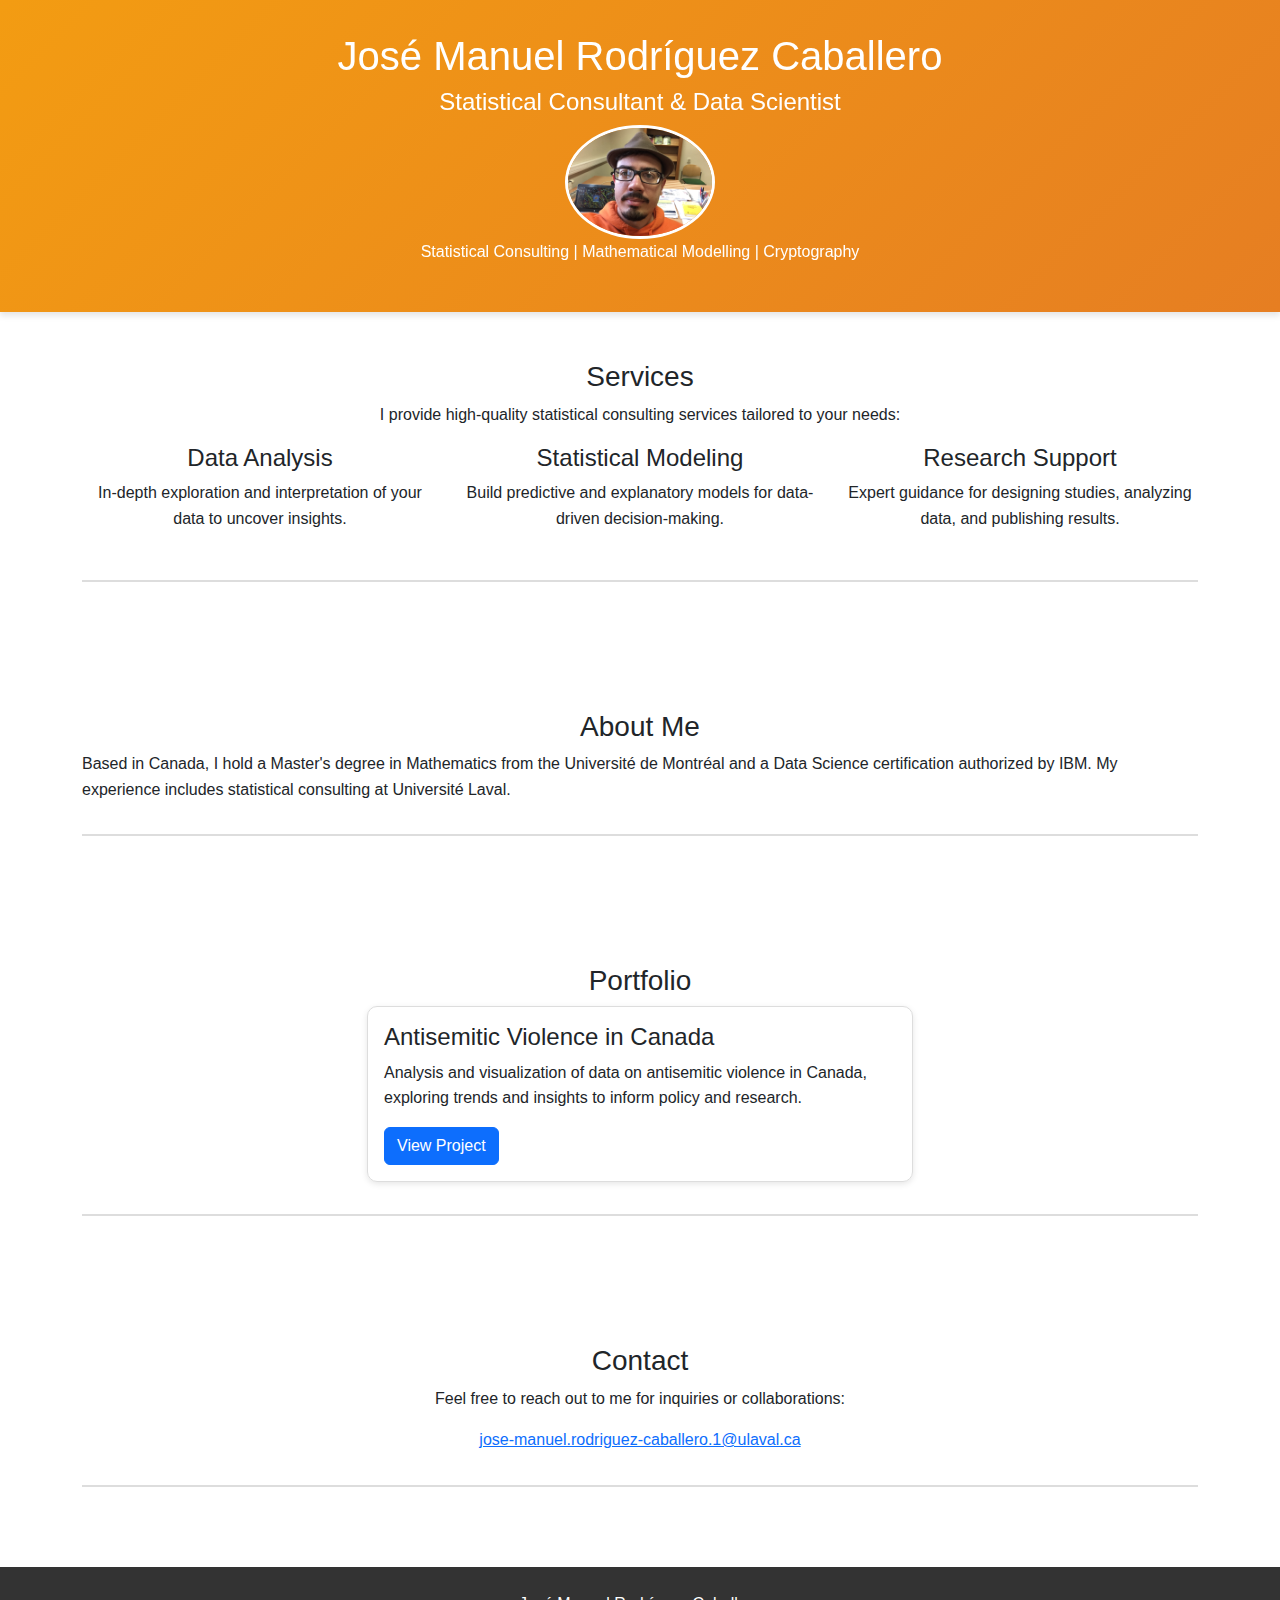
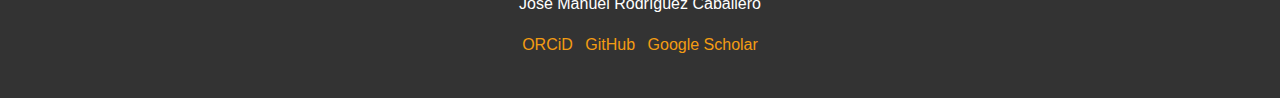
<file: index.html>
<!DOCTYPE html>
<html lang="en">
<head>
  <meta charset="UTF-8">
  <meta name="viewport" content="width=device-width, initial-scale=1.0">
  <title>José Manuel Rodríguez Caballero - Data Scientist Portfolio</title>
  <!-- Link Bootstrap CSS -->
  <link rel="stylesheet" href="https://cdn.jsdelivr.net/npm/bootstrap@5.3.2/dist/css/bootstrap.min.css">
  <!-- Link Custom CSS -->
  <link rel="stylesheet" href="styles.css">
</head>
<body>

  <!-- Header Section -->
  <header>
    <h1>José Manuel Rodríguez Caballero</h1>
    <h2>Statistical Consultant & Data Scientist</h2>
    <div class="hero-img">
      <img src="pictures/jose1.png" alt="Picture of José Manuel Rodríguez Caballero">
    </div>
    <p>Statistical Consulting | Mathematical Modelling | Cryptography</p>
  </header>

  <!-- Services Section -->
  <section class="container">
    <h3 class="text-center">Services</h3>
    <p class="text-center">I provide high-quality statistical consulting services tailored to your needs:</p>
    <div class="row text-center">
      <div class="col-md-4">
        <h4>Data Analysis</h4>
        <p>In-depth exploration and interpretation of your data to uncover insights.</p>
      </div>
      <div class="col-md-4">
        <h4>Statistical Modeling</h4>
        <p>Build predictive and explanatory models for data-driven decision-making.</p>
      </div>
      <div class="col-md-4">
        <h4>Research Support</h4>
        <p>Expert guidance for designing studies, analyzing data, and publishing results.</p>
      </div>
    </div>
    <div class="divider"></div>
  </section>

  <!-- About Section -->
  <section class="container">
    <h3 class="text-center">About Me</h3>
    <p>Based in Canada, I hold a Master's degree in Mathematics from the Université de Montréal and a Data Science certification authorized by IBM. My experience includes statistical consulting at Université Laval.</p>
    <div class="divider"></div>
  </section>

  <!-- Portfolio Section -->
  <section class="container">
    <h3 class="text-center">Portfolio</h3>
    <div class="row justify-content-center">
      <div class="col-md-6">
        <div class="portfolio-card">
          <h4>Antisemitic Violence in Canada</h4>
          <p>Analysis and visualization of data on antisemitic violence in Canada, exploring trends and insights to inform policy and research.</p>
          <a href="antisemitic_violence_canada.html" target="_blank" class="btn btn-primary">View Project</a>
        </div>
      </div>
    </div>
    <div class="divider"></div>
  </section>

  <!-- Contact Section -->
  <section class="container">
    <h3 class="text-center">Contact</h3>
    <p class="text-center">Feel free to reach out to me for inquiries or collaborations:</p>
    <p class="text-center">
      <a href="mailto:jose-manuel.rodriguez-caballero.1@ulaval.ca">jose-manuel.rodriguez-caballero.1@ulaval.ca</a>
    </p>
    <div class="divider"></div>
  </section>

  <!-- Footer Section -->
  <footer>
    <p>José Manuel Rodríguez Caballero</p>
    <ul class="list-inline">
      <li class="list-inline-item"><a href="https://orcid.org/0000-0002-3100-1722" target="_blank">ORCiD</a></li>
      <li class="list-inline-item"><a href="https://github.com/josephcmac" target="_blank">GitHub</a></li>
      <li class="list-inline-item"><a href="https://scholar.google.ca/citations?hl=en&user=D8zDZ7IAAAAJ&view_op=list_works&sortby=pubdate" target="_blank">Google Scholar</a></li>
    </ul>
  </footer>

  <!-- Scroll to Top Button -->
  <button class="scroll-top" id="scrollTopBtn">↑</button>

  <!-- Link Bootstrap JS -->
  <script src="https://cdn.jsdelivr.net/npm/bootstrap@5.3.2/dist/js/bootstrap.bundle.min.js"></script>
  <!-- Link Custom JavaScript -->
  <script src="scripts.js"></script>
</body>
</html>
</file>
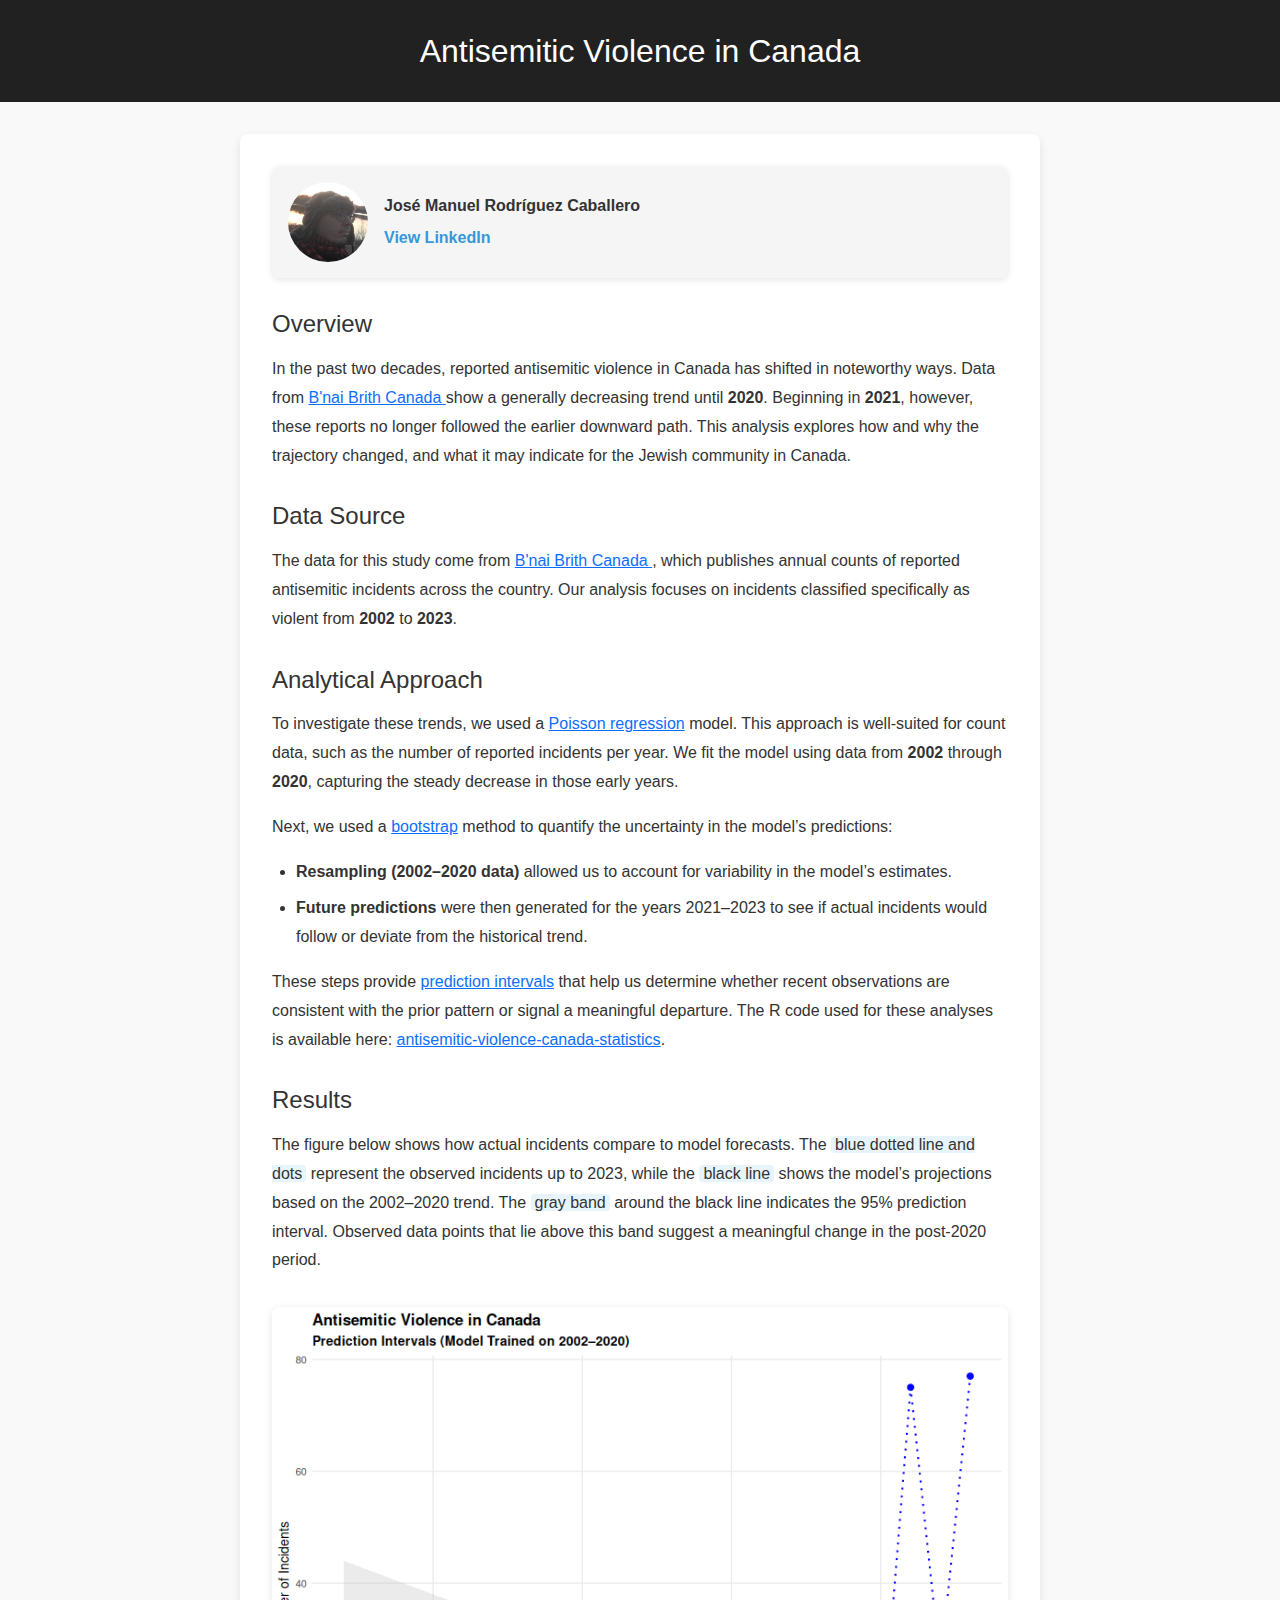
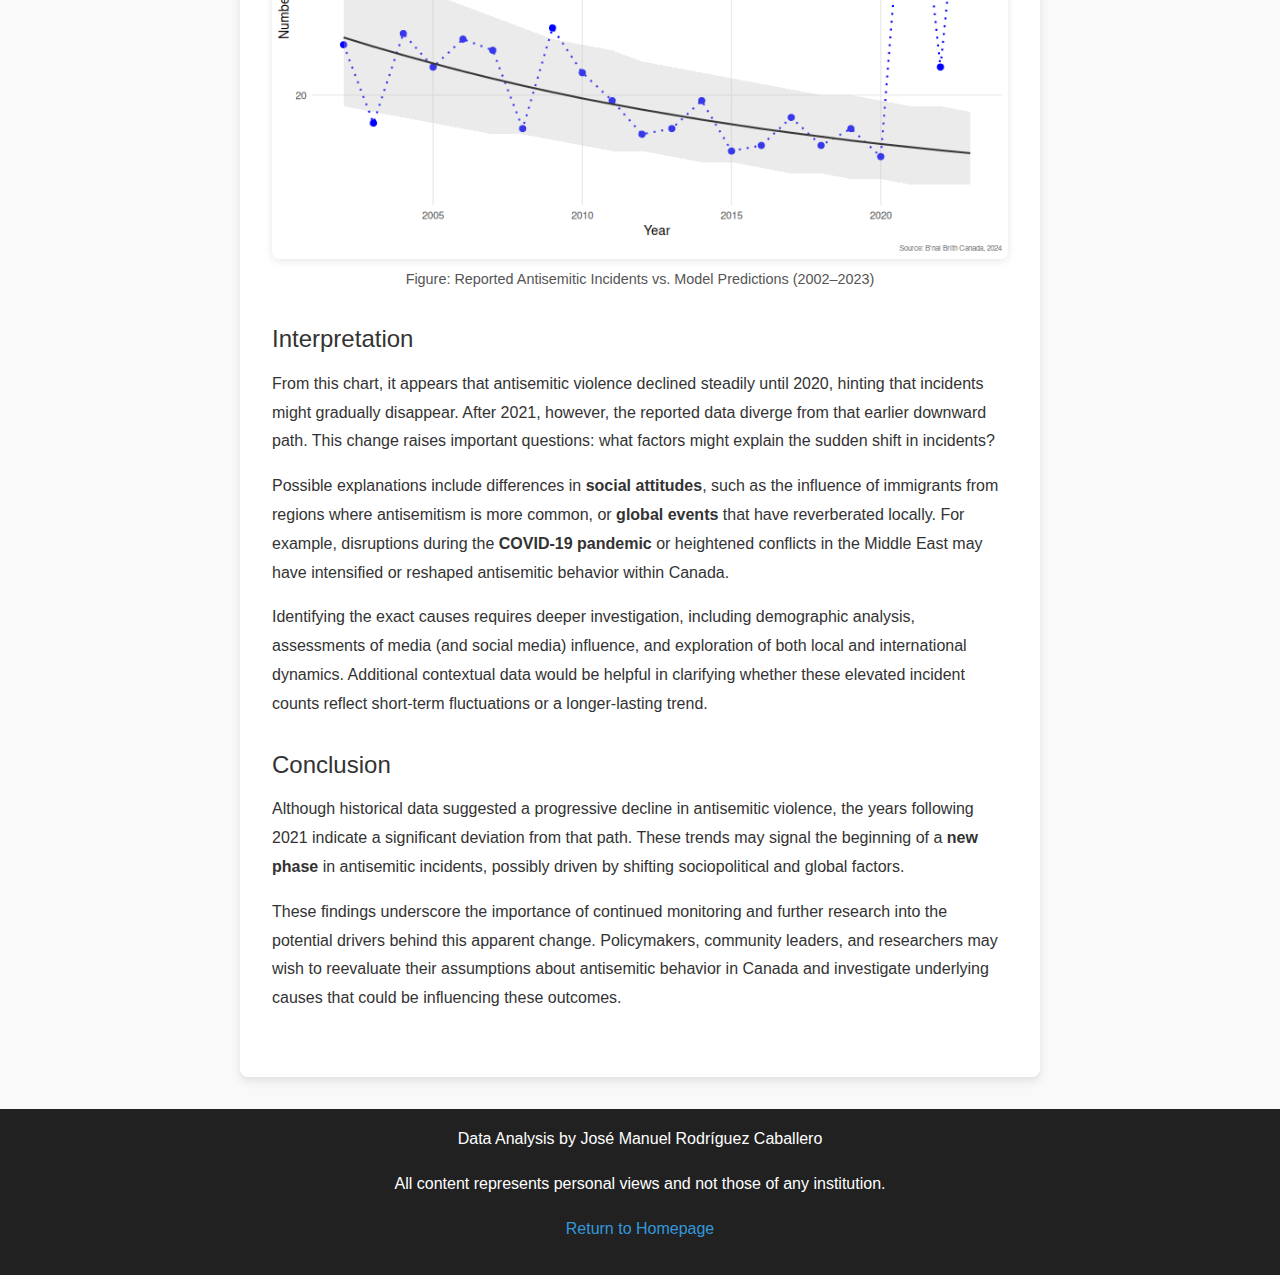
<file: antisemitic_violence_canada.html>
<!DOCTYPE html>
<html lang="en">
<head>
  <meta charset="UTF-8">
  <meta name="viewport" content="width=device-width, initial-scale=1.0">
  <title>Antisemitic Violence in Canada: A Statistical Perspective</title>
  <meta name="description" content="A professional statistical analysis of antisemitic violence trends in Canada by José Manuel Rodríguez Caballero.">
  <link rel="stylesheet" href="https://cdn.jsdelivr.net/npm/bootstrap@5.3.2/dist/css/bootstrap.min.css">
  <style>
    /* General Styling */
    body {
      font-family: 'Helvetica Neue', Arial, sans-serif;
      background-color: #f9f9f9;
      color: #333;
      line-height: 1.8;
    }
    header {
      background-color: #212121;
      padding: 2rem;
      text-align: center;
      color: #fff;
    }
    header h1 {
      font-size: 2rem;
      margin: 0;
    }
    main {
      max-width: 800px;
      margin: 2rem auto;
      background: #fff;
      padding: 2rem;
      border-radius: 8px;
      box-shadow: 0 4px 10px rgba(0, 0, 0, 0.1);
    }
    footer {
      text-align: center;
      background-color: #212121;
      color: #fff;
      padding: 1rem;
      margin-top: 2rem;
    }
    footer a {
      color: #3498db;
      text-decoration: none;
    }
    footer a:hover {
      text-decoration: underline;
    }

    /* Author Card Styling */
    .author-card {
      display: flex;
      align-items: center;
      gap: 1rem;
      background-color: #f5f5f5;
      padding: 1rem;
      border-radius: 8px;
      box-shadow: 0 2px 6px rgba(0, 0, 0, 0.1);
      margin-bottom: 2rem;
    }
    .author-card img {
      width: 80px;
      height: 80px;
      border-radius: 50%;
    }
    .author-card .author-info a {
      color: #3498db;
      text-decoration: none;
      font-weight: bold;
    }
    .author-card .author-info a:hover {
      text-decoration: underline;
    }

    /* Section Styling */
    .section {
      margin-bottom: 2rem;
    }
    .section h2 {
      font-size: 1.5rem;
      margin-bottom: 1rem;
      color: #333;
    }
    .section p {
      margin-bottom: 1rem;
    }
    .highlight {
      background-color: #e8f4fc;
      border-radius: 4px;
      padding: 0 4px;
    }

    /* Image Styling */
    .img-container {
      text-align: center;
      margin: 2rem 0;
    }
    .img-container img {
      max-width: 100%;
      height: auto;
      border-radius: 8px;
      box-shadow: 0 2px 8px rgba(0, 0, 0, 0.1);
    }
    .img-caption {
      font-size: 0.9rem;
      color: #555;
      margin-top: 0.5rem;
    }

    /* Lists */
    ul {
      margin: 1rem 0;
      padding-left: 1.5rem;
    }
    li {
      margin-bottom: 0.5rem;
    }
  </style>
</head>
<body>

  <header>
    <h1>Antisemitic Violence in Canada</h1>
  </header>

  <main>
    <!-- Author Card -->
    <div class="author-card">
      <img 
        src="pictures/jose2.png" 
        alt="Author Profile Image">
      <div class="author-info">
        <p class="mb-1"><strong>José Manuel Rodríguez Caballero</strong></p>
        <a href="https://www.linkedin.com/in/jos%C3%A9-manuel-rodr%C3%ADguez-caballero-001b012a2/" target="_blank">View LinkedIn</a>
      </div>
    </div>

    <!-- Overview Section -->
    <section class="section">
      <h2>Overview</h2>
      <p>
        In the past two decades, reported antisemitic violence in Canada has shifted in noteworthy ways. 
        Data from 
        <a href="https://www.bnaibrith.ca/antisemitic-incidents/" target="_blank">
          B'nai Brith Canada
        </a>
        show a generally decreasing trend until <strong>2020</strong>. 
        Beginning in <strong>2021</strong>, however, these reports no longer followed the earlier downward path. 
        This analysis explores how and why the trajectory changed, and what it may indicate for the Jewish community in Canada.
      </p>
    </section>

    <!-- Data Source Section -->
    <section class="section">
      <h2>Data Source</h2>
      <p>
        The data for this study come from 
        <a href="https://www.bnaibrith.ca/antisemitic-incidents/" target="_blank">
          B'nai Brith Canada
        </a>, 
        which publishes annual counts of reported antisemitic incidents across the country. 
        Our analysis focuses on incidents classified specifically as violent from <strong>2002</strong> to <strong>2023</strong>.
      </p>
    </section>

    <!-- Analytical Approach Section -->
    <section class="section">
      <h2>Analytical Approach</h2>
      <p>
        To investigate these trends, we used a
        <a href="https://en.wikipedia.org/wiki/Poisson_regression" target="_blank">Poisson regression</a> model. 
        This approach is well-suited for count data, such as the number of reported incidents per year. 
        We fit the model using data from <strong>2002</strong> through <strong>2020</strong>, capturing the steady decrease in those early years.
      </p>
      <p>
        Next, we used a 
        <a href="https://en.wikipedia.org/wiki/Bootstrap_(statistics)" target="_blank">bootstrap</a> method to 
        quantify the uncertainty in the model’s predictions:
      </p>
      <ul>
        <li><strong>Resampling (2002–2020 data)</strong> allowed us to account for variability in the model’s estimates.</li>
        <li><strong>Future predictions</strong> were then generated for the years 2021–2023 to see if actual incidents would follow or deviate from the historical trend.</li>
      </ul>
      <p>
        These steps provide
        <a href="https://en.wikipedia.org/wiki/Prediction_interval" target="_blank">prediction intervals</a> 
        that help us determine whether recent observations are consistent with the prior pattern or signal a meaningful departure. 
        The R code used for these analyses is available here:
        <a href="https://github.com/josephcmac/antisemitic-violence-canada-statistics" target="_blank">antisemitic-violence-canada-statistics</a>.
      </p>
    </section>

    <!-- Results Section -->
    <section class="section">
      <h2>Results</h2>
      <p>
        The figure below shows how actual incidents compare to model forecasts. The 
        <span class="highlight">blue dotted line and dots</span> represent the observed incidents up to 2023, 
        while the <span class="highlight">black line</span> shows the model’s projections based on the 2002–2020 trend. 
        The <span class="highlight">gray band</span> around the black line indicates the 95% prediction interval. 
        Observed data points that lie above this band suggest a meaningful change in the post-2020 period.
      </p>
      <div class="img-container">
        <img 
          src="pictures/antisemitic_violence_canada.png" 
          alt="Antisemitic Violence in Canada: Observed vs. Predicted Trends">
        <div class="img-caption">
          Figure: Reported Antisemitic Incidents vs. Model Predictions (2002–2023)
        </div>
      </div>
    </section>

    <!-- Interpretation Section -->
    <section class="section">
      <h2>Interpretation</h2>
      <p>
        From this chart, it appears that antisemitic violence declined steadily until 2020, 
        hinting that incidents might gradually disappear. After 2021, however, the reported data 
        diverge from that earlier downward path. This change raises important questions: 
        what factors might explain the sudden shift in incidents?
      </p>
      <p>
        Possible explanations include differences in <strong>social attitudes</strong>, 
        such as the influence of immigrants from regions where antisemitism is more common, 
        or <strong>global events</strong> that have reverberated locally. 
        For example, disruptions during the <strong>COVID-19 pandemic</strong> or heightened conflicts in the Middle East 
        may have intensified or reshaped antisemitic behavior within Canada.
      </p>
      <p>
        Identifying the exact causes requires deeper investigation, including demographic analysis, 
        assessments of media (and social media) influence, and exploration of both local and international dynamics. 
        Additional contextual data would be helpful in clarifying whether these elevated incident counts reflect 
        short-term fluctuations or a longer-lasting trend.
      </p>
    </section>

    <!-- Conclusion Section -->
    <section class="section">
      <h2>Conclusion</h2>
      <p>
        Although historical data suggested a progressive decline in antisemitic violence, 
        the years following 2021 indicate a significant deviation from that path. 
        These trends may signal the beginning of a <strong>new phase</strong> in antisemitic incidents, 
        possibly driven by shifting sociopolitical and global factors.
      </p>
      <p>
        These findings underscore the importance of continued monitoring and further research 
        into the potential drivers behind this apparent change. 
        Policymakers, community leaders, and researchers may wish to reevaluate their assumptions about 
        antisemitic behavior in Canada and investigate underlying causes that could be influencing these outcomes.
      </p>
    </section>
  </main>

  <footer>
    <p>Data Analysis by José Manuel Rodríguez Caballero</p>
    <p>All content represents personal views and not those of any institution.</p>
    <p><a href="index.html">Return to Homepage</a></p>
  </footer>

  <script src="https://cdn.jsdelivr.net/npm/bootstrap@5.3.2/dist/js/bootstrap.bundle.min.js"></script>
</body>
</html>
</file>
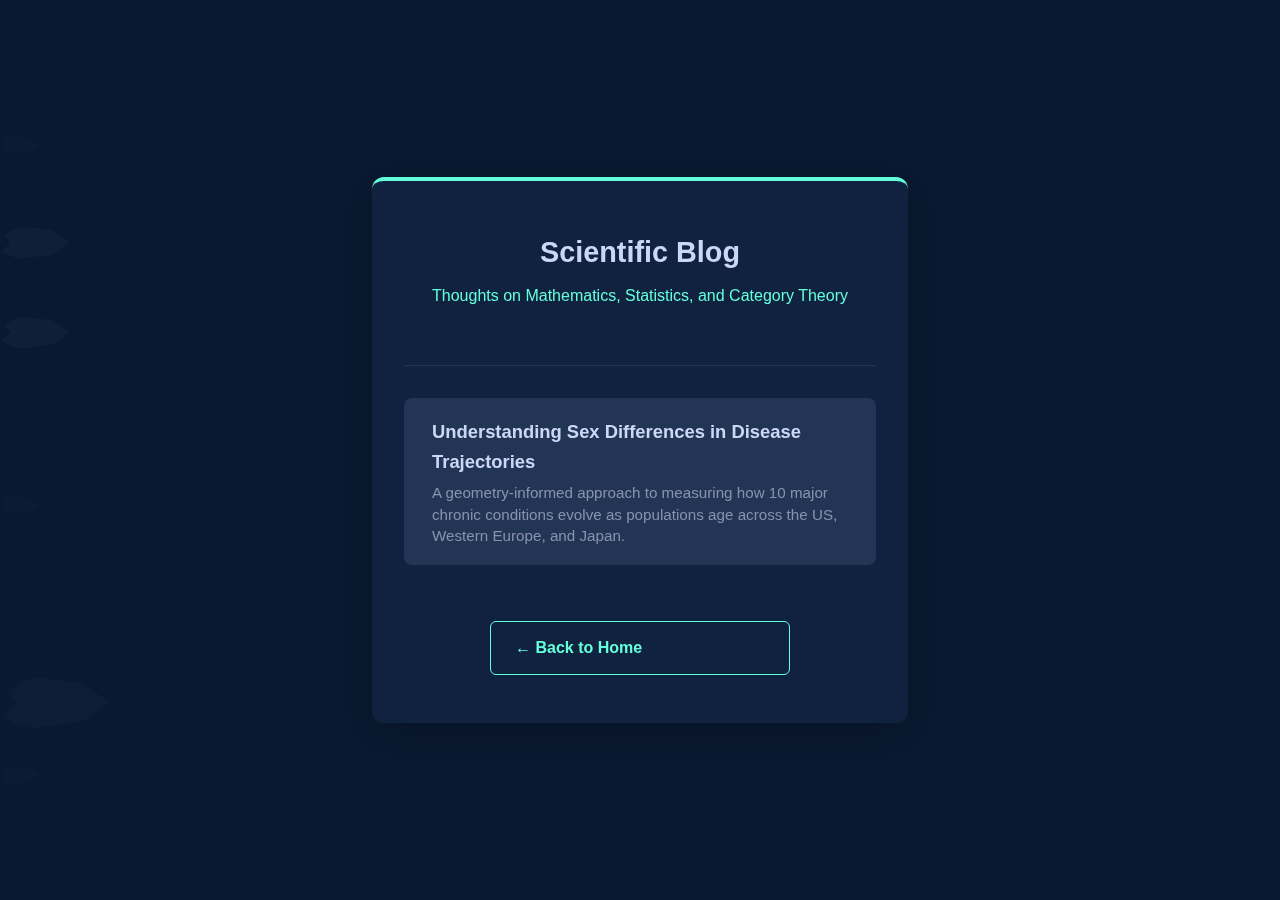
<file: blog.html>
<!DOCTYPE html>
<html lang="en">
<head>
    <meta charset="UTF-8">
    <meta name="viewport" content="width=device-width, initial-scale=1.0">
    <meta name="description" content="Scientific Blog of José Manuel Rodriguez Caballero - Mathematics, Statistics, and Category Theory.">
    <title>Scientific Blog | José Manuel Rodriguez Caballero</title>
    <link rel="stylesheet" href="style.css">
</head>
<body>
    
    <div class="ocean-background">
        <div class="fish small fast"></div>
        <div class="fish medium slow delay-1"></div>
        <div class="fish small medium-speed delay-2 reverse"></div>
        <div class="fish large slow delay-3"></div>
        <div class="fish medium fast delay-4 reverse"></div>
        <div class="fish small slow delay-5"></div>
    </div>

    <main class="ocean-container content-front">
        <article class="profile-card blog-card">
            
            <header class="blog-header">
                <h1>Scientific Blog</h1>
                <h2 class="credentials">Thoughts on Mathematics, Statistics, and Category Theory</h2>
            </header>

            <section class="blog-list">
                
                <a href="fisher-rao-disease-prevalence.html" class="blog-post-link">
                    <h3>Understanding Sex Differences in Disease Trajectories</h3>
                <p>A geometry-informed approach to measuring how 10 major chronic conditions evolve as populations age across the US, Western Europe, and Japan.</p>
                </a>
                
            </section>

            <section class="links-section">
                <a href="index.html" class="btn btn-navy back-btn">
                   ← Back to Home
                </a>
            </section>

        </article>
    </main>
</body>
</html>
</file>
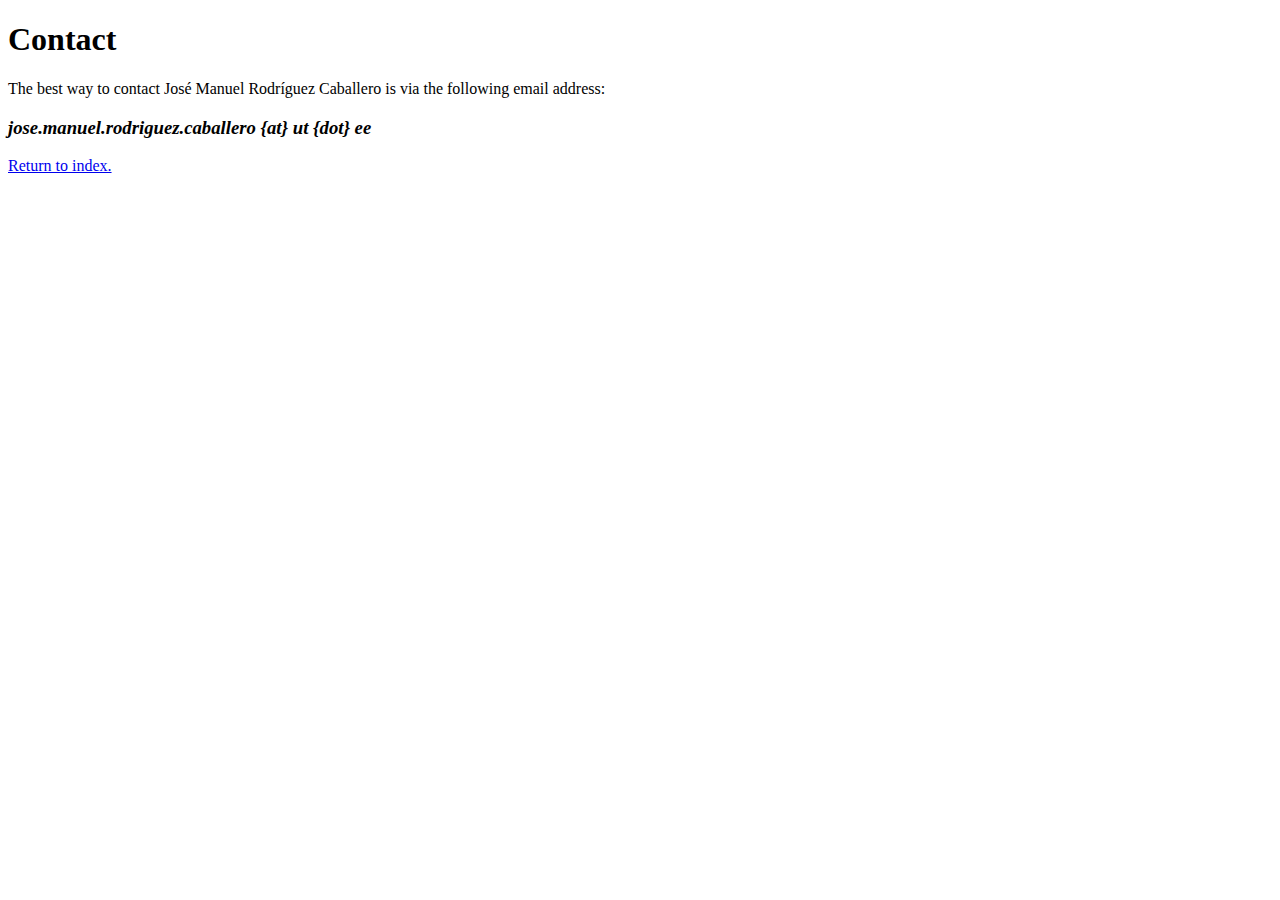
<file: contact.html>
<!DOCTYPE html>
<html>
<body>
<title> Contact </title>

<h1>Contact</h1>

<p>The best way to contact Jos&eacute Manuel Rodr&iacute;guez Caballero is via the following email address:<p>

<h3><i>jose.manuel.rodriguez.caballero {at} ut {dot} ee</i><br></h3>

<p><a href="index.html">Return to index.</a><br><p>
</file>
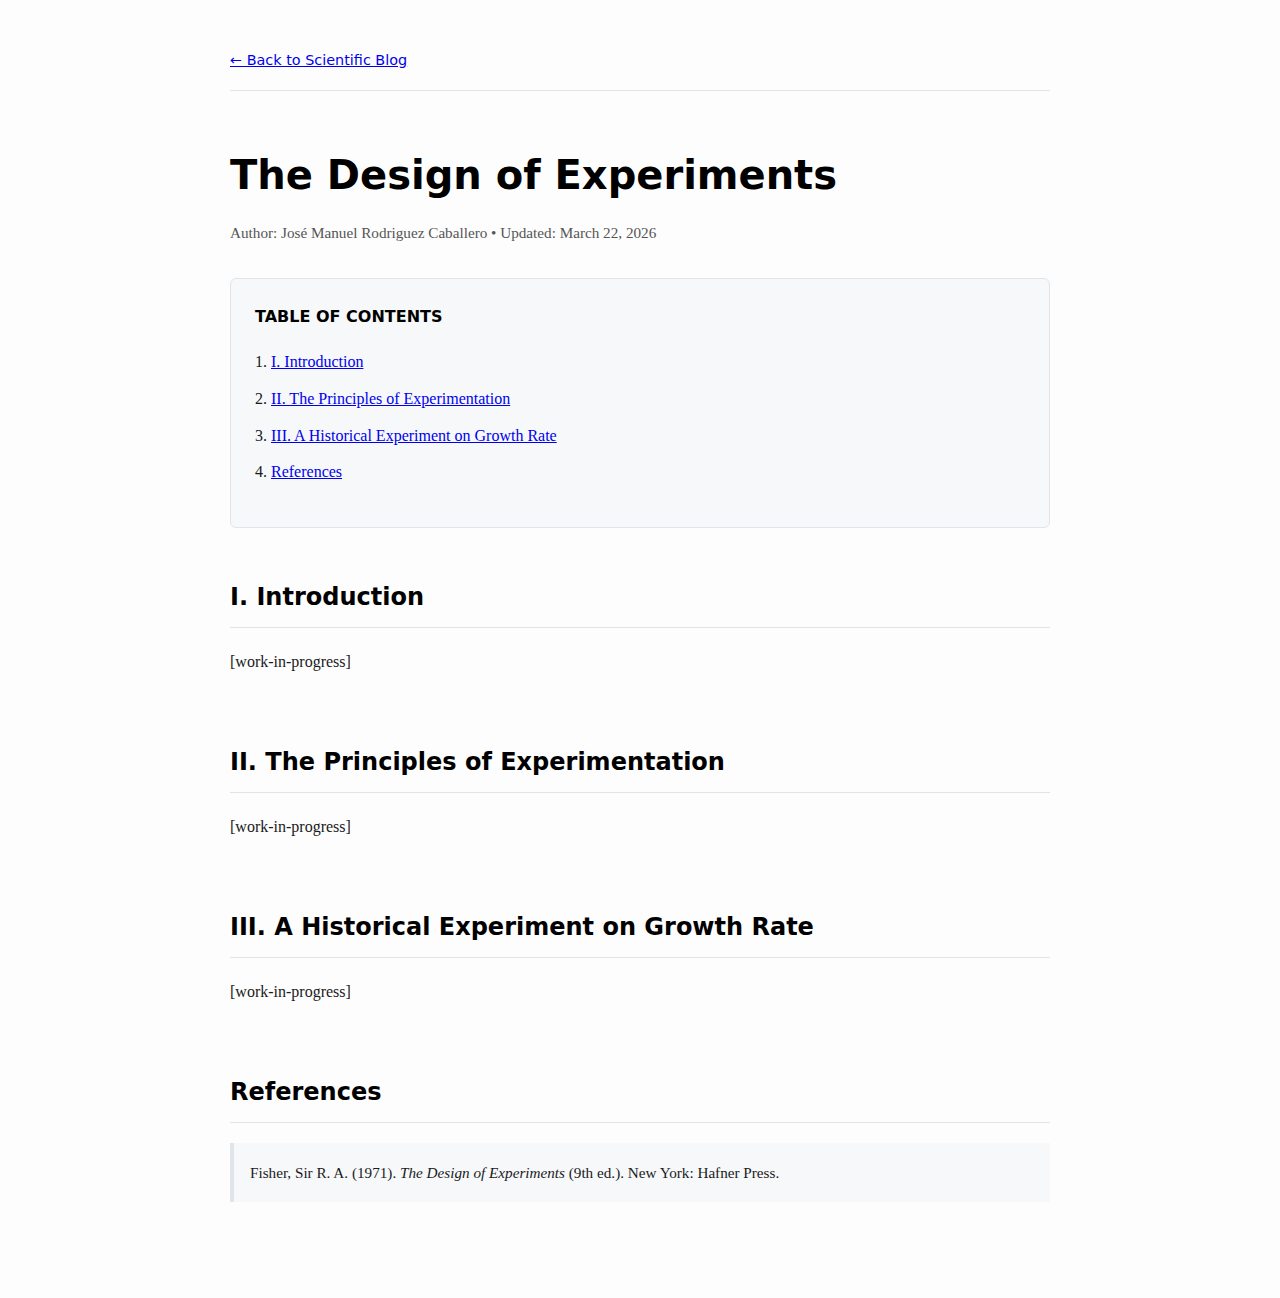
<file: fisher-commentary.html>
<!DOCTYPE html>
<html lang="en">
<head>
    <meta charset="UTF-8">
    <meta name="viewport" content="width=device-width, initial-scale=1.0">
    <meta name="description" content="A mathematical and statistical commentary on Fisher's The Design of Experiments.">
    <title>Commentary: The Design of Experiments | José Manuel Rodriguez Caballero</title>
    <link rel="stylesheet" href="academic.css">
</head>
<body class="academic-theme">

    <div class="article-container">
        <nav class="top-nav">
            <a href="blog.html">← Back to Scientific Blog</a>
        </nav>

        <header>
            <h1>The Design of Experiments</h1>
            <div class="page-meta">
                Author: José Manuel Rodriguez Caballero • Updated: March 22, 2026
            </div>
        </header>

        <div class="toc-box">
            <h3>Table of Contents</h3>
            <ul>
                <li><a href="#chap1">I. Introduction</a></li>
                <li><a href="#chap2">II. The Principles of Experimentation</a></li>
                <li><a href="#chap3">III. A Historical Experiment on Growth Rate</a></li>
                <li><a href="#references">References</a></li>
            </ul>
        </div>

        <section id="chap1">
            <h2>I. Introduction</h2>
            <p>[work-in-progress]</p>
        </section>

        <section id="chap2">
            <h2>II. The Principles of Experimentation</h2>
            <p>[work-in-progress]</p>
        </section>

        <section id="chap3">
            <h2>III. A Historical Experiment on Growth Rate</h2>
            <p>[work-in-progress]</p>
        </section>

        <section id="references">
            <h2>References</h2>
            <div class="reference-block">
                Fisher, Sir R. A. (1971). <em>The Design of Experiments</em> (9th ed.). New York: Hafner Press.
            </div>
        </section>
    </div>

</body>
</html>
</file>
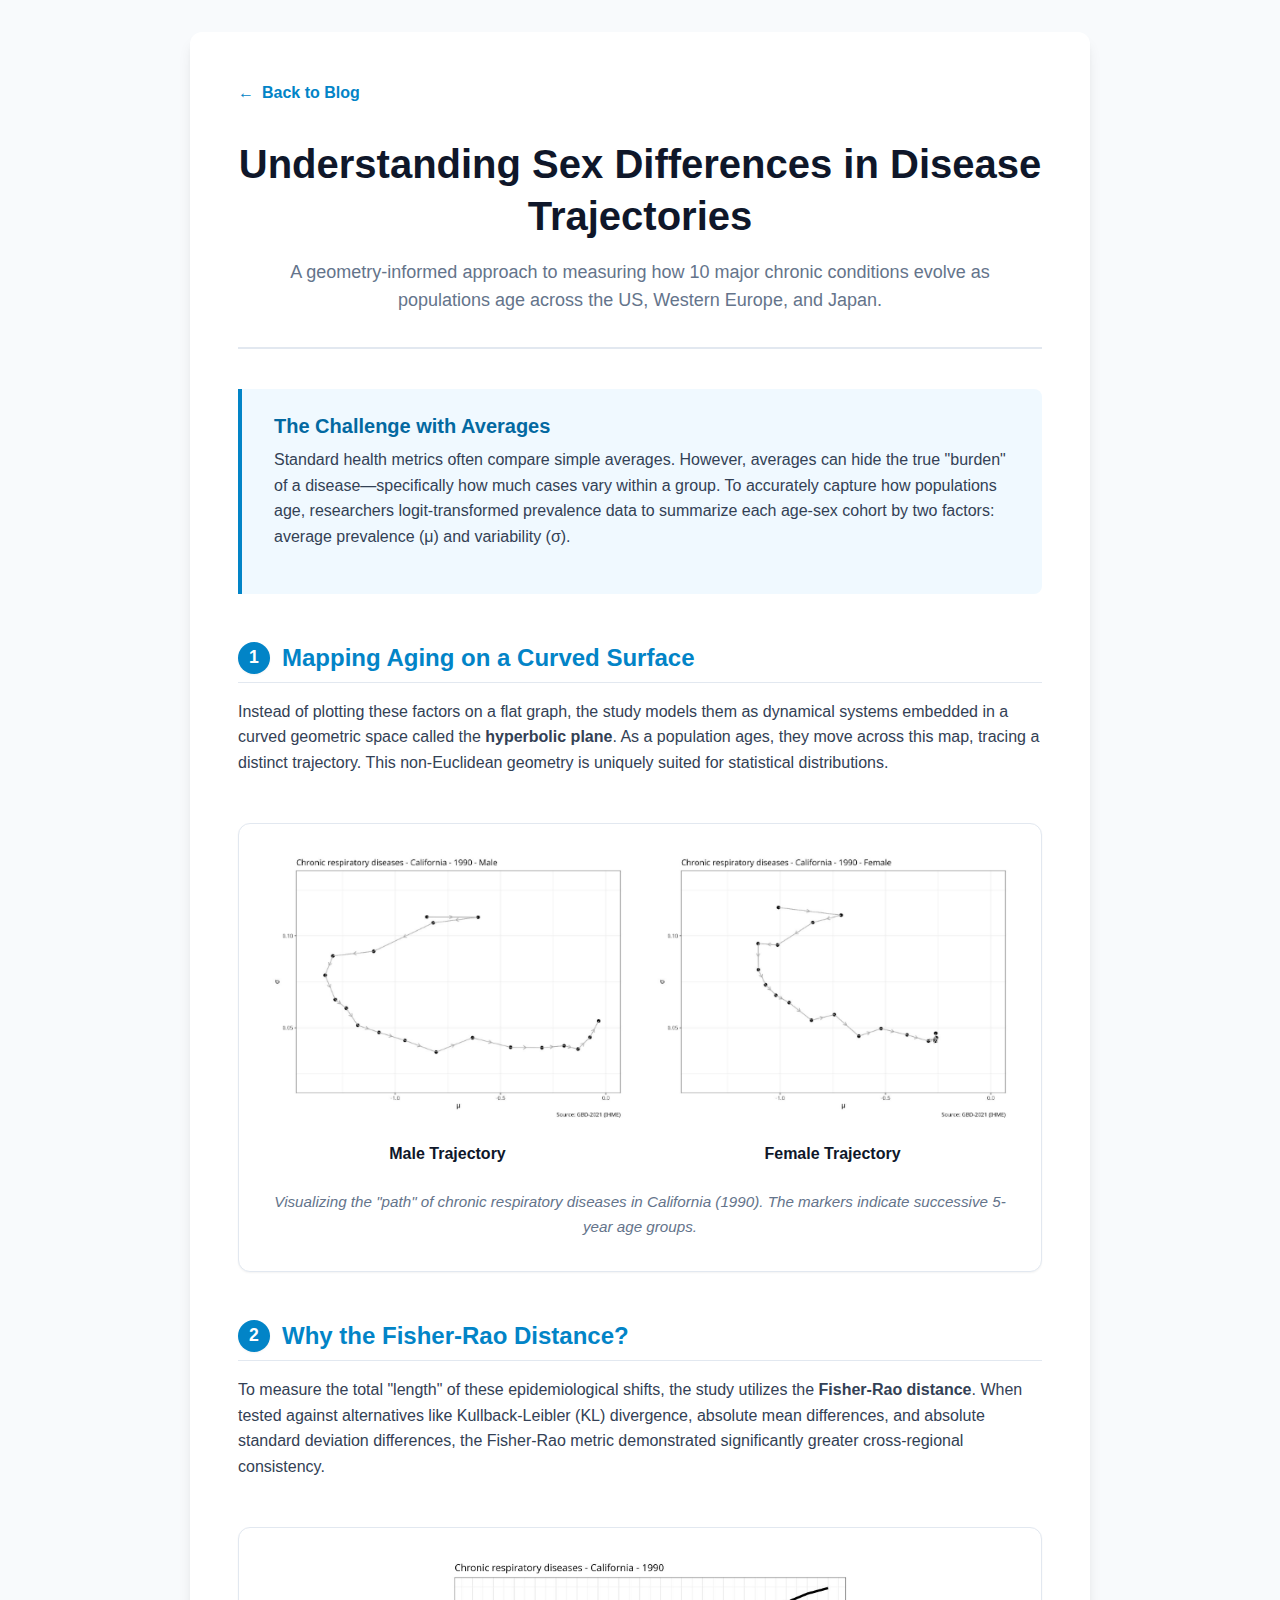
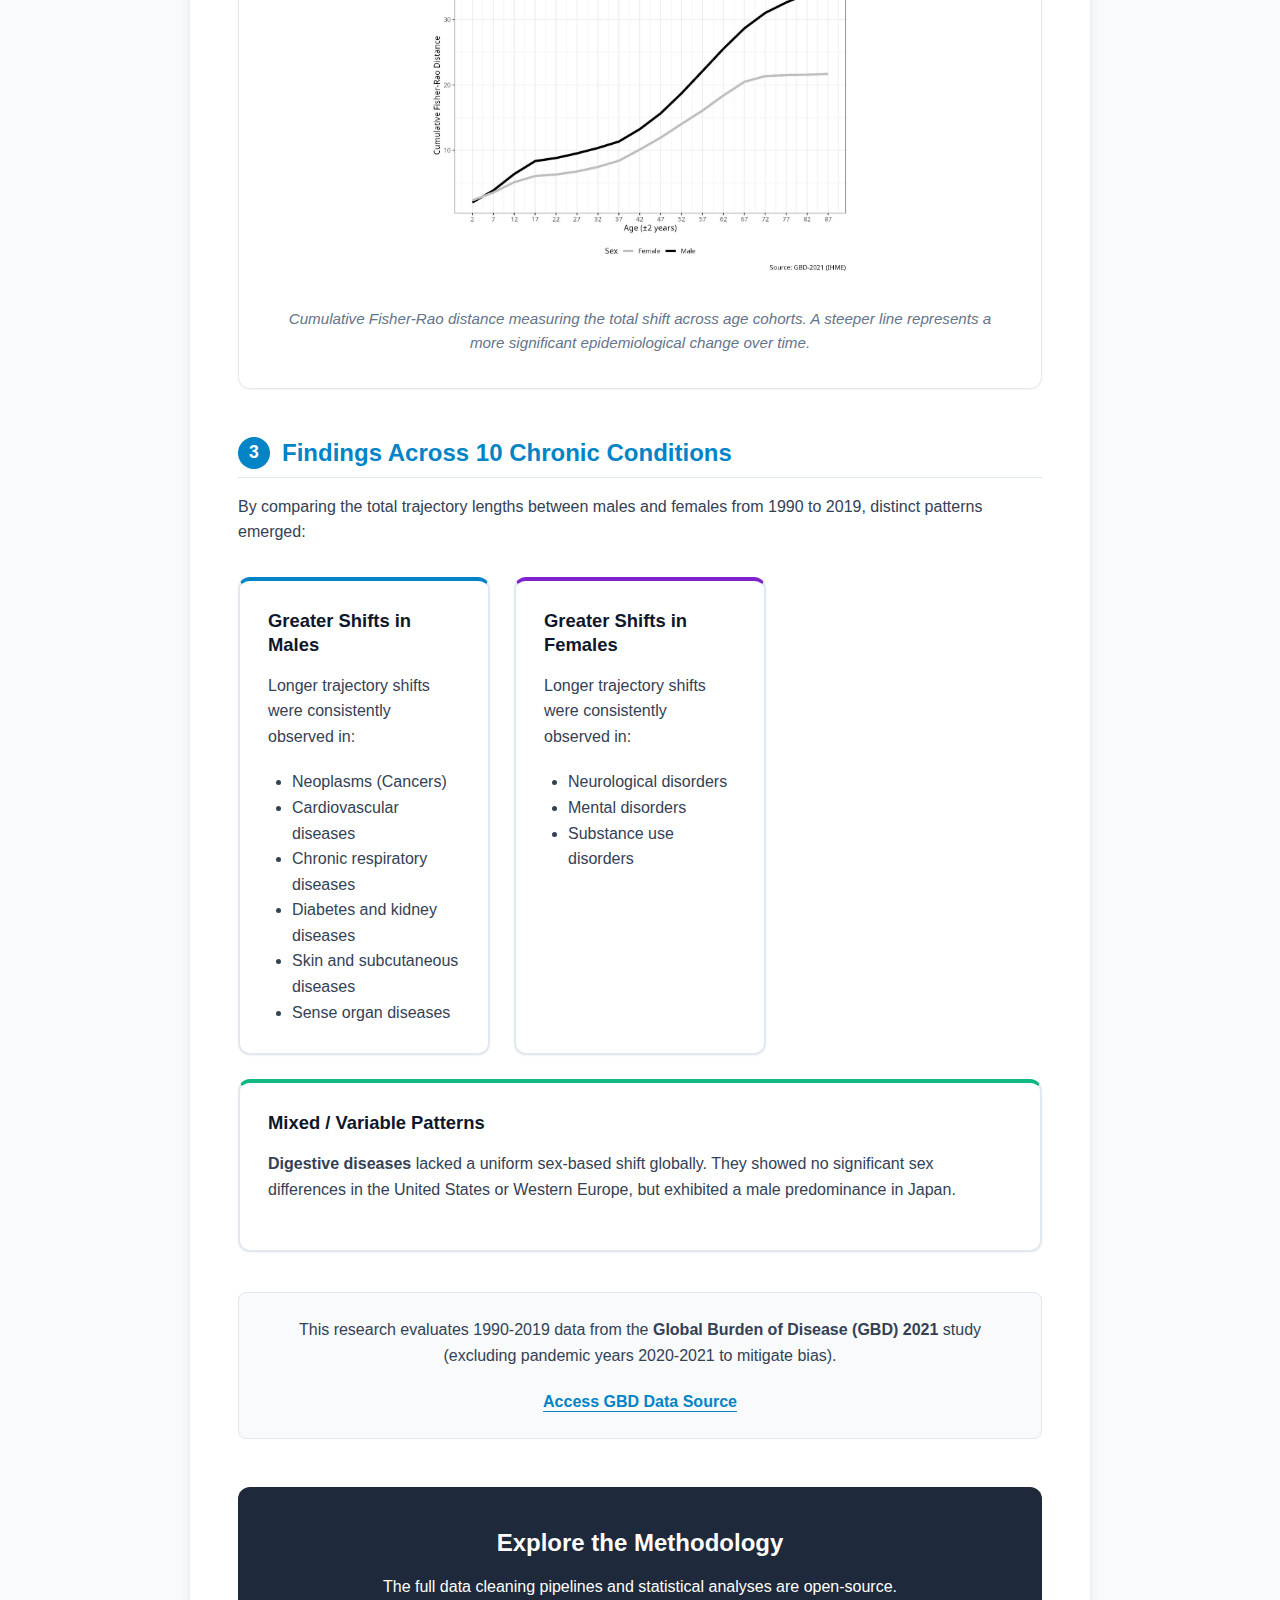
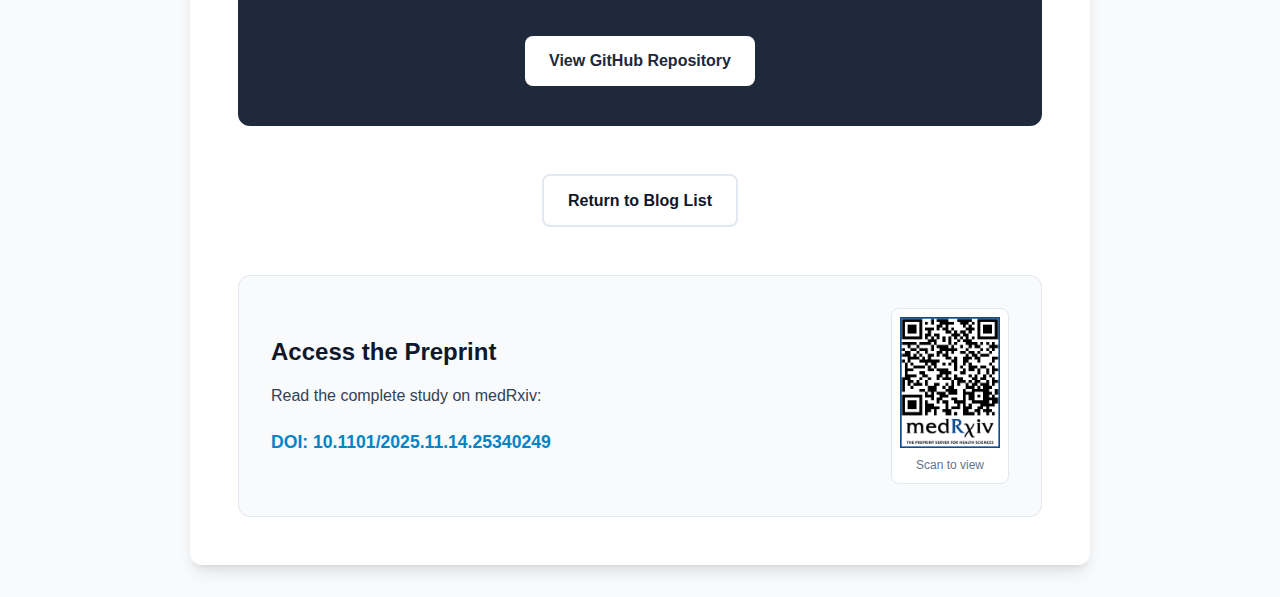
<file: fisher-rao-disease-prevalence.html>
<!DOCTYPE html>
<html lang="en">
<head>
    <meta charset="UTF-8">
    <meta name="viewport" content="width=device-width, initial-scale=1.0">
    <meta name="description" content="A pedagogical summary of using Fisher-Rao distance to understand sex differences in disease trajectories.">
    <title>Understanding Disease Trajectories | Fisher-Rao Distance</title>
    <style>
        :root {
            --clr-primary: #0284c7;
            --clr-primary-hover: #0369a1;
            --clr-secondary: #7e22ce;
            --clr-tertiary: #10b981; /* Added for mixed results */
            --clr-bg-page: #f8fafc;
            --clr-bg-card: #ffffff;
            --clr-text-main: #334155;
            --clr-text-heading: #0f172a;
            --clr-text-muted: #64748b;
            --clr-border: #e2e8f0;
            --clr-highlight-bg: #f0f9ff;
            --clr-dark-bg: #1e293b;
            
            --shadow-sm: 0 1px 2px 0 rgb(0 0 0 / 0.05);
            --shadow-md: 0 4px 6px -1px rgb(0 0 0 / 0.1), 0 2px 4px -2px rgb(0 0 0 / 0.1);
            --shadow-lg: 0 10px 15px -3px rgb(0 0 0 / 0.1), 0 4px 6px -4px rgb(0 0 0 / 0.1);
            
            --radius-md: 8px;
            --radius-lg: 12px;
        }

        *, *::before, *::after {
            box-sizing: border-box;
            margin: 0;
            padding: 0;
        }

        body {
            font-family: -apple-system, BlinkMacSystemFont, "Segoe UI", Roboto, Helvetica, Arial, sans-serif;
            line-height: 1.6;
            color: var(--clr-text-main);
            background-color: var(--clr-bg-page);
            padding: 2rem 1rem;
            -webkit-font-smoothing: antialiased;
        }

        h1, h2, h3, h4 { color: var(--clr-text-heading); line-height: 1.3; margin-bottom: 1rem; }
        p, ul { margin-bottom: 1.25rem; }
        a { color: var(--clr-primary); text-decoration: none; transition: color 0.2s ease; }
        a:hover { color: var(--clr-primary-hover); }
        
        a:focus-visible, button:focus-visible {
            outline: 3px solid var(--clr-primary);
            outline-offset: 2px;
            border-radius: 4px;
        }

        .page-wrapper { max-width: 900px; margin: 0 auto; }
        .article-container { background: var(--clr-bg-card); padding: 3rem; border-radius: var(--radius-lg); box-shadow: var(--shadow-lg); }

        .top-nav { margin-bottom: 2rem; }
        .back-link { font-weight: 600; display: inline-flex; align-items: center; gap: 0.5rem; transition: transform 0.2s ease; }
        .back-link:hover { transform: translateX(-4px); }

        .article-header { border-bottom: 2px solid var(--clr-border); margin-bottom: 2.5rem; padding-bottom: 2rem; text-align: center; }
        .article-header h1 { font-size: clamp(2rem, 5vw, 2.5rem); margin-bottom: 1rem; }
        .article-header p { font-size: 1.125rem; color: var(--clr-text-muted); max-width: 700px; margin: 0 auto; }

        .step-heading { color: var(--clr-primary); margin-top: 3rem; padding-bottom: 0.5rem; border-bottom: 1px solid var(--clr-border); display: flex; align-items: center; gap: 0.75rem; }
        .step-number { background: var(--clr-primary); color: white; border-radius: 50%; width: 32px; height: 32px; display: inline-flex; justify-content: center; align-items: center; font-size: 1.1rem; flex-shrink: 0; box-shadow: var(--shadow-sm); }

        .key-concept { background: var(--clr-highlight-bg); border-left: 4px solid var(--clr-primary); padding: 1.5rem 2rem; margin: 2rem 0; border-radius: 0 var(--radius-md) var(--radius-md) 0; }
        .key-concept h2 { font-size: 1.25rem; margin-bottom: 0.5rem; color: var(--clr-primary-hover); }

        .data-source-box { background: var(--clr-bg-page); border: 1px solid var(--clr-border); padding: 1.5rem; border-radius: var(--radius-md); margin: 2.5rem 0; text-align: center; }
        .data-source-link { font-weight: 600; text-decoration: underline; text-underline-offset: 4px; }

        .figure-container { margin: 3rem 0; padding: 2rem; background: var(--clr-bg-card); border: 1px solid var(--clr-border); border-radius: var(--radius-lg); box-shadow: var(--shadow-sm); text-align: center; }
        .figure-container img { max-width: 100%; height: auto; border-radius: 4px; }
        .figure-row { display: grid; grid-template-columns: repeat(auto-fit, minmax(280px, 1fr)); gap: 2rem; margin-bottom: 1.5rem; }
        .sub-figure strong { display: block; margin-top: 0.75rem; color: var(--clr-text-heading); }
        .figure-caption { font-size: 0.95rem; color: var(--clr-text-muted); margin-top: 1.5rem; font-style: italic; }

        /* Updated Results Grid for 3 categories */
        .results-grid { display: grid; grid-template-columns: repeat(auto-fit, minmax(250px, 1fr)); gap: 1.5rem; margin: 2rem 0; }
        .result-card { background: var(--clr-bg-card); border: 2px solid var(--clr-border); padding: 1.75rem; border-radius: var(--radius-lg); box-shadow: var(--shadow-sm); }
        .male-card { border-top-color: var(--clr-primary); border-top-width: 4px; }
        .female-card { border-top-color: var(--clr-secondary); border-top-width: 4px; }
        .mixed-card { border-top-color: var(--clr-tertiary); border-top-width: 4px; grid-column: 1 / -1; } /* Spans full width at bottom */

        .result-card h3 { font-size: 1.15rem; margin-bottom: 1rem; }
        .result-card ul { padding-left: 1.5rem; margin-bottom: 0; }

        .github-section { background: var(--clr-dark-bg); color: white; padding: 2.5rem 2rem; border-radius: var(--radius-lg); margin: 3rem 0; text-align: center; }
        .github-section h2 { color: white; }
        .btn { display: inline-block; padding: 0.75rem 1.5rem; border-radius: var(--radius-md); font-weight: 600; text-align: center; transition: all 0.2s ease; }
        .btn-github { background: white; color: var(--clr-dark-bg); margin-top: 1rem; }
        .btn-github:hover { background: var(--clr-bg-page); transform: translateY(-2px); }
        .btn-outline { background: transparent; color: var(--clr-text-heading); border: 2px solid var(--clr-border); }
        .btn-outline:hover { background: var(--clr-bg-page); border-color: var(--clr-text-muted); }

        .footer-access { display: flex; align-items: center; justify-content: space-between; background: var(--clr-bg-page); border: 1px solid var(--clr-border); padding: 2rem; border-radius: var(--radius-lg); margin-top: 3rem; flex-wrap: wrap; gap: 2rem; }
        .preprint-link { font-weight: 700; font-size: 1.1rem; }
        .qr-wrapper { text-align: center; background: white; padding: 0.5rem; border-radius: var(--radius-md); border: 1px solid var(--clr-border); }
        .qr-code { max-width: 100px; display: block; }
        .qr-caption { font-size: 0.75rem; color: var(--clr-text-muted); margin-top: 0.5rem; margin-bottom: 0; }
        .bottom-nav { text-align: center; margin: 3rem 0 1rem; }

        @media (max-width: 768px) {
            .article-container { padding: 1.5rem; }
            .footer-access { flex-direction: column; text-align: center; justify-content: center; }
            .mixed-card { grid-column: auto; }
        }
    </style>
</head>
<body>

    <main class="page-wrapper">
        <article class="article-container">
            
            <nav class="top-nav" aria-label="Breadcrumb">
                <a href="blog.html" class="back-link">
                    <span aria-hidden="true">&larr;</span> Back to Blog
                </a>
            </nav>

            <header class="article-header">
                <h1>Understanding Sex Differences in Disease Trajectories</h1>
                <p>A geometry-informed approach to measuring how 10 major chronic conditions evolve as populations age across the US, Western Europe, and Japan.</p>
            </header>

            <section class="content">
                
                <aside class="key-concept">
                    <h2>The Challenge with Averages</h2>
                    <p>Standard health metrics often compare simple averages. However, averages can hide the true "burden" of a disease—specifically how much cases vary within a group. To accurately capture how populations age, researchers logit-transformed prevalence data to summarize each age-sex cohort by two factors: average prevalence (&mu;) and variability (&sigma;).</p>
                </aside>

                <h2 class="step-heading"><span class="step-number">1</span> Mapping Aging on a Curved Surface</h2>
                <p>Instead of plotting these factors on a flat graph, the study models them as dynamical systems embedded in a curved geometric space called the <strong>hyperbolic plane</strong>. As a population ages, they move across this map, tracing a distinct trajectory. This non-Euclidean geometry is uniquely suited for statistical distributions.</p>

                <figure class="figure-container">
                    <div class="figure-row">
                        <figure class="sub-figure">
                            <img src="fisher-rao-disease-prevalence/figC.png" alt="Graph showing the trajectory of chronic respiratory diseases in the male population over time">
                            <figcaption><strong>Male Trajectory</strong></figcaption>
                        </figure>
                        <figure class="sub-figure">
                            <img src="fisher-rao-disease-prevalence/figB.png" alt="Graph showing the trajectory of chronic respiratory diseases in the female population over time">
                            <figcaption><strong>Female Trajectory</strong></figcaption>
                        </figure>
                    </div>
                    <figcaption class="figure-caption">Visualizing the "path" of chronic respiratory diseases in California (1990). The markers indicate successive 5-year age groups.</figcaption>
                </figure>

                <h2 class="step-heading"><span class="step-number">2</span> Why the Fisher-Rao Distance?</h2>
                <p>To measure the total "length" of these epidemiological shifts, the study utilizes the <strong>Fisher-Rao distance</strong>. When tested against alternatives like Kullback-Leibler (KL) divergence, absolute mean differences, and absolute standard deviation differences, the Fisher-Rao metric demonstrated significantly greater cross-regional consistency.</p>

                <figure class="figure-container">
                    <img src="fisher-rao-disease-prevalence/figA.png" alt="Line graph displaying cumulative Fisher-Rao distance across different age cohorts">
                    <figcaption class="figure-caption">Cumulative Fisher-Rao distance measuring the total shift across age cohorts. A steeper line represents a more significant epidemiological change over time.</figcaption>
                </figure>

                <h2 class="step-heading"><span class="step-number">3</span> Findings Across 10 Chronic Conditions</h2>
                <p>By comparing the total trajectory lengths between males and females from 1990 to 2019, distinct patterns emerged:</p>

                <div class="results-grid">
                    <div class="result-card male-card">
                        <h3>Greater Shifts in Males</h3>
                        <p>Longer trajectory shifts were consistently observed in:</p>
                        <ul>
                            <li>Neoplasms (Cancers)</li>
                            <li>Cardiovascular diseases</li>
                            <li>Chronic respiratory diseases</li>
                            <li>Diabetes and kidney diseases</li>
                            <li>Skin and subcutaneous diseases</li>
                            <li>Sense organ diseases</li>
                        </ul>
                    </div>
                    
                    <div class="result-card female-card">
                        <h3>Greater Shifts in Females</h3>
                        <p>Longer trajectory shifts were consistently observed in:</p>
                        <ul>
                            <li>Neurological disorders</li>
                            <li>Mental disorders</li>
                            <li>Substance use disorders</li>
                        </ul>
                    </div>

                    <div class="result-card mixed-card">
                        <h3>Mixed / Variable Patterns</h3>
                        <p><strong>Digestive diseases</strong> lacked a uniform sex-based shift globally. They showed no significant sex differences in the United States or Western Europe, but exhibited a male predominance in Japan.</p>
                    </div>
                </div>

                <aside class="data-source-box">
                    <p>This research evaluates 1990-2019 data from the <strong>Global Burden of Disease (GBD) 2021</strong> study (excluding pandemic years 2020-2021 to mitigate bias).</p>
                    <a href="https://vizhub.healthdata.org/gbd-results/" target="_blank" rel="noopener noreferrer" class="data-source-link">Access GBD Data Source</a>
                </aside>

                <section class="github-section">
                    <h2>Explore the Methodology</h2>
                    <p>The full data cleaning pipelines and statistical analyses are open-source.</p>
                    <a href="https://github.com/josephcmac/fisher-rao-disease-prevalence" class="btn btn-github" target="_blank" rel="noopener noreferrer">View GitHub Repository</a>
                </section>

                <nav class="bottom-nav" aria-label="Bottom Navigation">
                    <a href="blog.html" class="btn btn-outline">Return to Blog List</a>
                </nav>

                <footer class="footer-access">
                    <div>
                        <h2>Access the Preprint</h2>
                        <p>Read the complete study on medRxiv:</p>
                        <a href="https://doi.org/10.1101/2025.11.14.25340249" class="preprint-link" target="_blank" rel="noopener noreferrer">DOI: 10.1101/2025.11.14.25340249</a>
                    </div>
                    <div class="qr-wrapper">
                        <img src="fisher-rao-disease-prevalence/qr_img_10.1101_2025.11.14.25340249v1.png" alt="QR Code linking to the medRxiv preprint" class="qr-code">
                        <p class="qr-caption">Scan to view</p>
                    </div>
                </footer>

            </section>
        </article>
    </main>

</body>
</html>
</file>
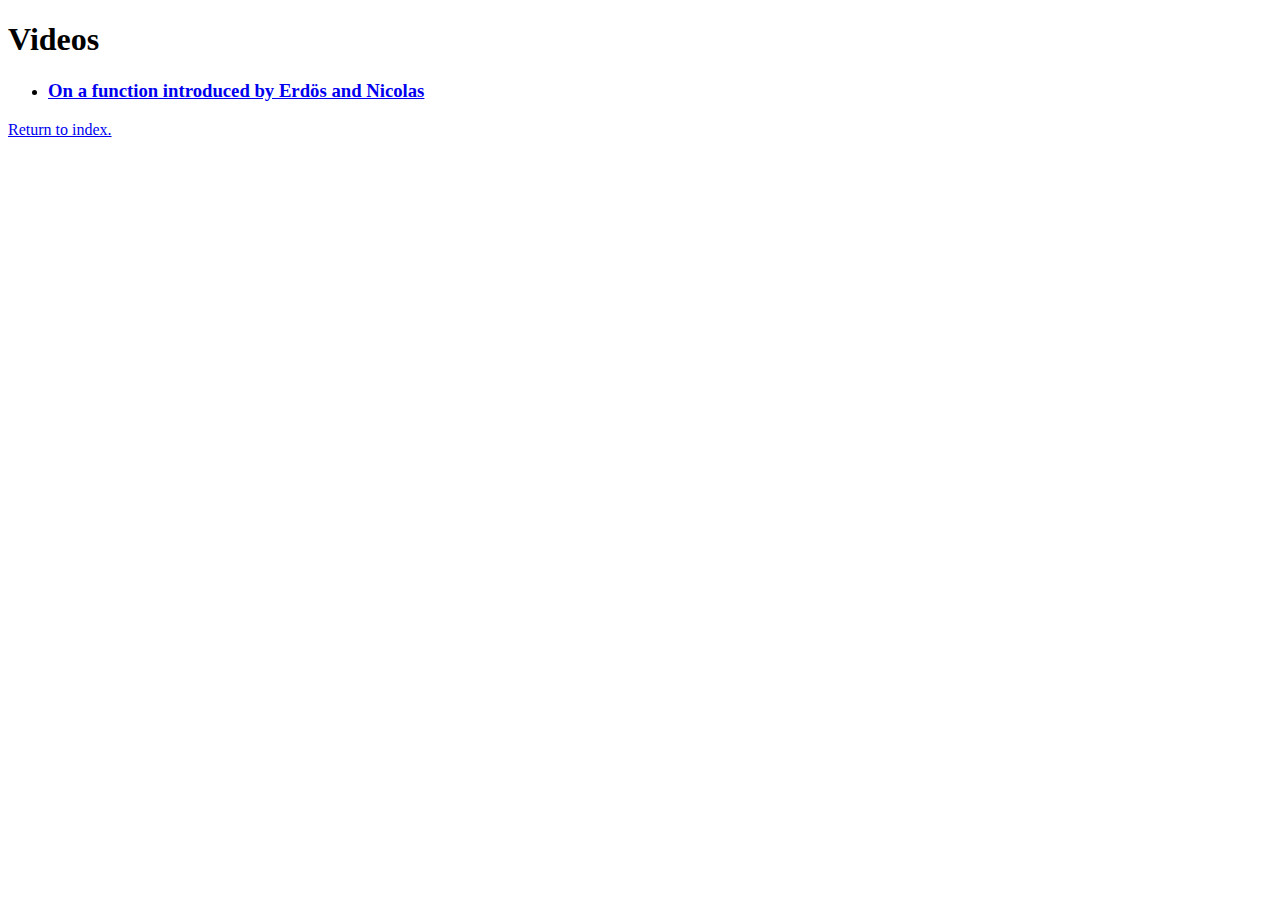
<file: videos.html>
<!DOCTYPE html>
<html>
<body>
<title> Videos </title>

<h1>Videos</h1>

<ul>
<li><h3><a href="https://youtu.be/Ms9lrm4wLDQ">On a function introduced by Erd&ouml;s and Nicolas</a><br></h3></li>

</ul>  

<p><a href="index.html">Return to index.</a><br><p>
</file>
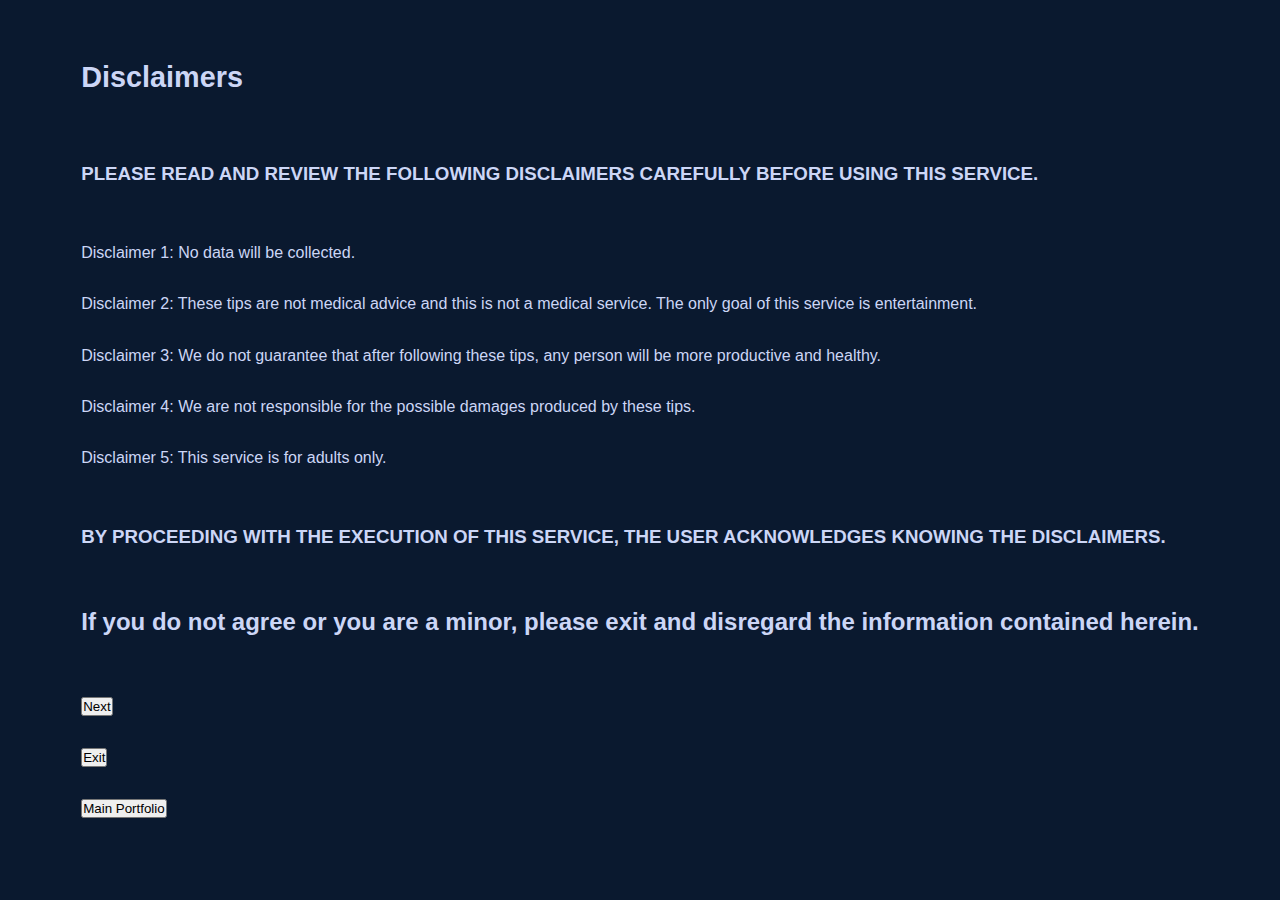
<file: ExpertSystem/disclaimers.html>
<!DOCTYPE html>
<html lang="en">
<head>
    <meta charset="UTF-8">
    <meta http-equiv="X-UA-Compatible" content="IE=edge">
    <meta name="viewport" content="width=device-width, initial-scale=1.0">
    <link rel="stylesheet" href="../style.css">
    <title>Disclaimers</title>
</head>
<body>
    <div class="contenedor">
    <header>
   <div class = "logo">
<h1>Disclaimers</h1>
<BR></BR>

<h3>PLEASE READ AND REVIEW THE FOLLOWING DISCLAIMERS
    CAREFULLY BEFORE USING THIS SERVICE.</h3>
<BR></BR>
<p style='white-space: pre-line; text-align: left'>Disclaimer 1: No data will be collected. 
    
    Disclaimer 2: These tips are not medical advice and this is not a medical service. The only goal of this service is entertainment.
    
    Disclaimer 3: We do not guarantee that after following these tips, any person will be more productive and healthy.
    
    Disclaimer 4: We are not responsible for the possible damages produced by these tips.
        
    Disclaimer 5: This service is for adults only.</p>

<BR></BR>

<h3>BY PROCEEDING WITH THE EXECUTION OF THIS
        SERVICE, THE USER ACKNOWLEDGES KNOWING
        THE DISCLAIMERS.</h3>
        <BR></BR>

        <h2>If you do not agree or you are a minor, please exit and disregard
            the information contained herein.
        </h2>
        <BR></BR>
        <button class="blocksmall" onclick="window.open('main.html','_self')">Next</button>
        <BR></BR>
        <button onclick="window.open('end.html','_self')" class="blocksmall">Exit</button>

    <BR></BR>
    <button type="button" onclick="window.location.href='../Portfolio.html'" class="block">Main Portfolio</button>
    <BR></BR>
</div>
</header>
</div>
    
</body>
</html>
</file>
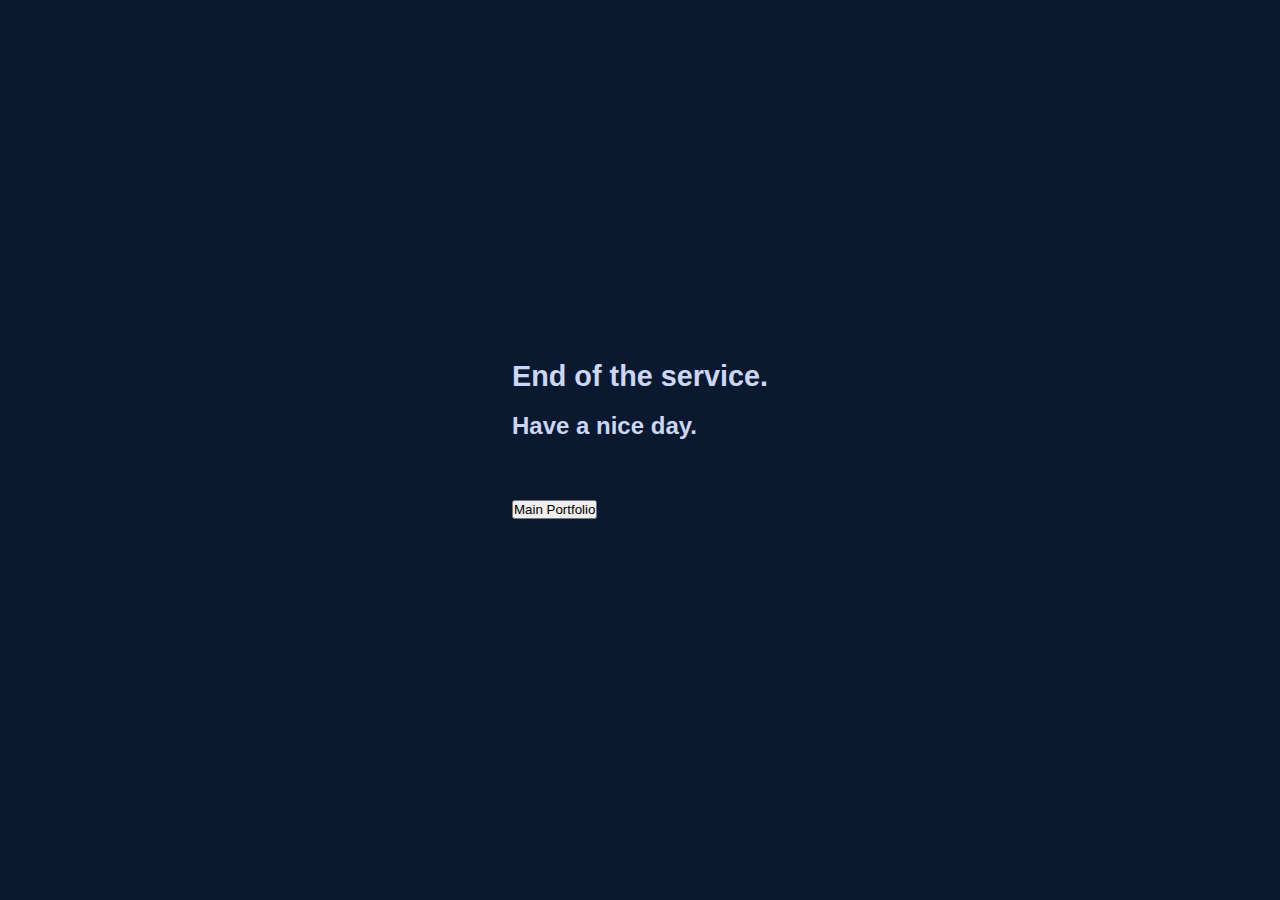
<file: ExpertSystem/end.html>
<!DOCTYPE html>
<html lang="en">
<head>
    <meta charset="UTF-8">
    <meta http-equiv="X-UA-Compatible" content="IE=edge">
    <link rel="stylesheet" href="../style.css">
    <meta name="viewport" content="width=device-width, initial-scale=1.0">
    <title>End</title>
</head>
<body>
    <div class="contenedor">
        <header>
            <div class="logo">
    <h1>End of the service.</h1>
    <h2>Have a nice day.</h2>

    <BR></BR>
    <button type="button" onclick="window.location.href='../Portfolio.html'" class="block" >Main Portfolio</button>
    <BR></BR>
</div>
</header>
</div>
</body>
</html>
</file>
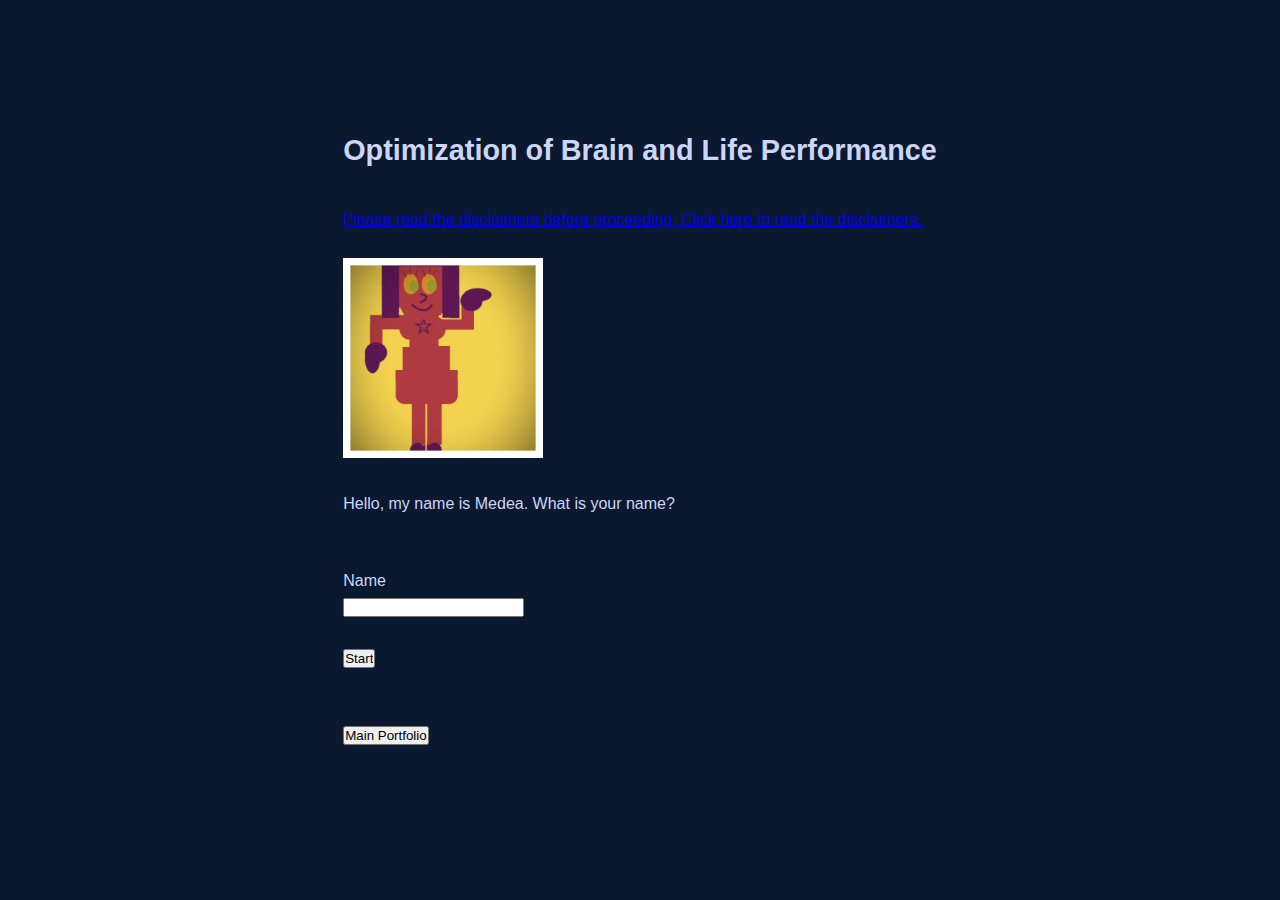
<file: ExpertSystem/main.html>
<!DOCTYPE html>
<html lang="en">
<head>
    <meta charset="UTF-8">
    <meta http-equiv="X-UA-Compatible" content="IE=edge">
    <meta name="viewport" content="width=device-width, initial-scale=1.0">
    <link rel="stylesheet" href="../style.css">
    <title>Brain and Life</title>
</head>
<body id="body">
    <div class="contenedor">
        <header>
            <div class="logo">

    <h1>Optimization of Brain and Life Performance</h1> 
                <br>
    <a href="disclaimers.html" class="logo">Please read the disclaimers before proceeding. Click here to read the disclaimers.</a> <br> <br>
    
    <img src="Medea2.jpg" width="200" height="200">
    <br><br>

    <p>Hello, my name is Medea. What is your name?</p>
    <br><br>
    <p id="form1">
        Name
    </p>
    <input id="myname" type="text">
    <BR></BR>
    <input type='button' onclick='MedeaStart();' value='Start' class='blocksmall'>
 
    <p id="interface1"></p>

    <script src="main.js"> </script>

    <BR></BR>
    <button type="button" onclick="window.location.href='../Portfolio.html'" class="block" >Main Portfolio</button>
    <BR></BR>

</div>
</header>
</div>
</body>
</html>
</file>
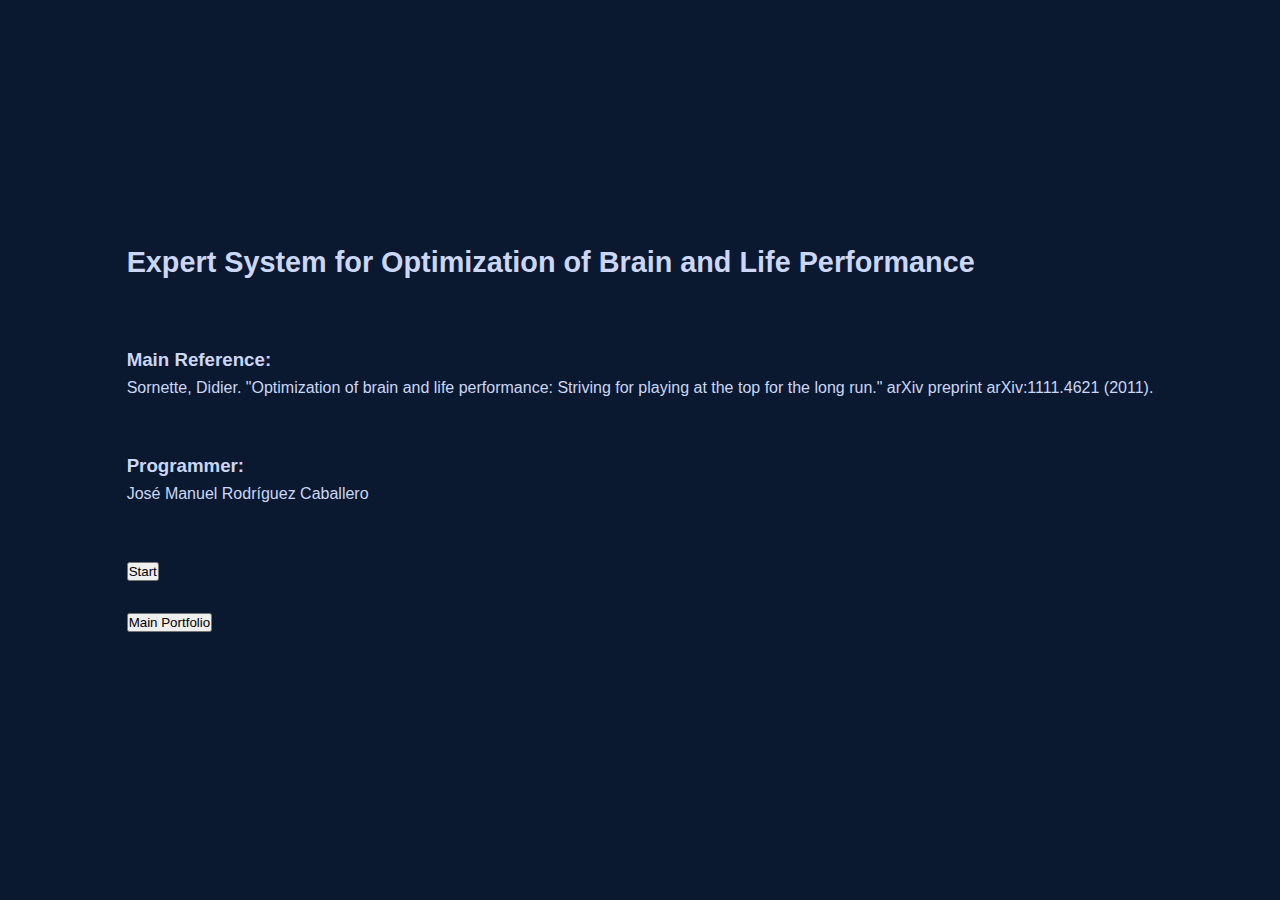
<file: ExpertSystem/start.html>
<!DOCTYPE html>
<html lang="en">
<head>
    <meta charset="UTF-8">
    <meta http-equiv="X-UA-Compatible" content="IE=edge">
    <meta name="viewport" content="width=device-width, initial-scale=1.0">
    <link rel="stylesheet" href="../style.css">
    <title>Brain & Life</title>
</head>
<body>
    <div class="contenedor">
    <header>
        <div class="logo">
    <h1> Expert System for Optimization of Brain and Life Performance </h1>
    <BR></BR>
    <h3> Main Reference:</h3>
    <p>Sornette, Didier. "Optimization of brain and life performance: 
        Striving for playing at the top for the long run." arXiv preprint arXiv:1111.4621 (2011).</p>
    <BR></BR>
    <h3>Programmer:</h4>
    <p>José Manuel Rodríguez Caballero</p>
    <BR></BR>
    <button class="blocksmall" onclick="window.open('disclaimers.html','_self')">Start</button>

    <BR></BR>
    <button type="button" onclick="window.location.href='../Portfolio.html'" class="block" >Main Portfolio</button>
    <BR></BR>
    </div>
    </header>
    </div>
</body>
</html>
</file>
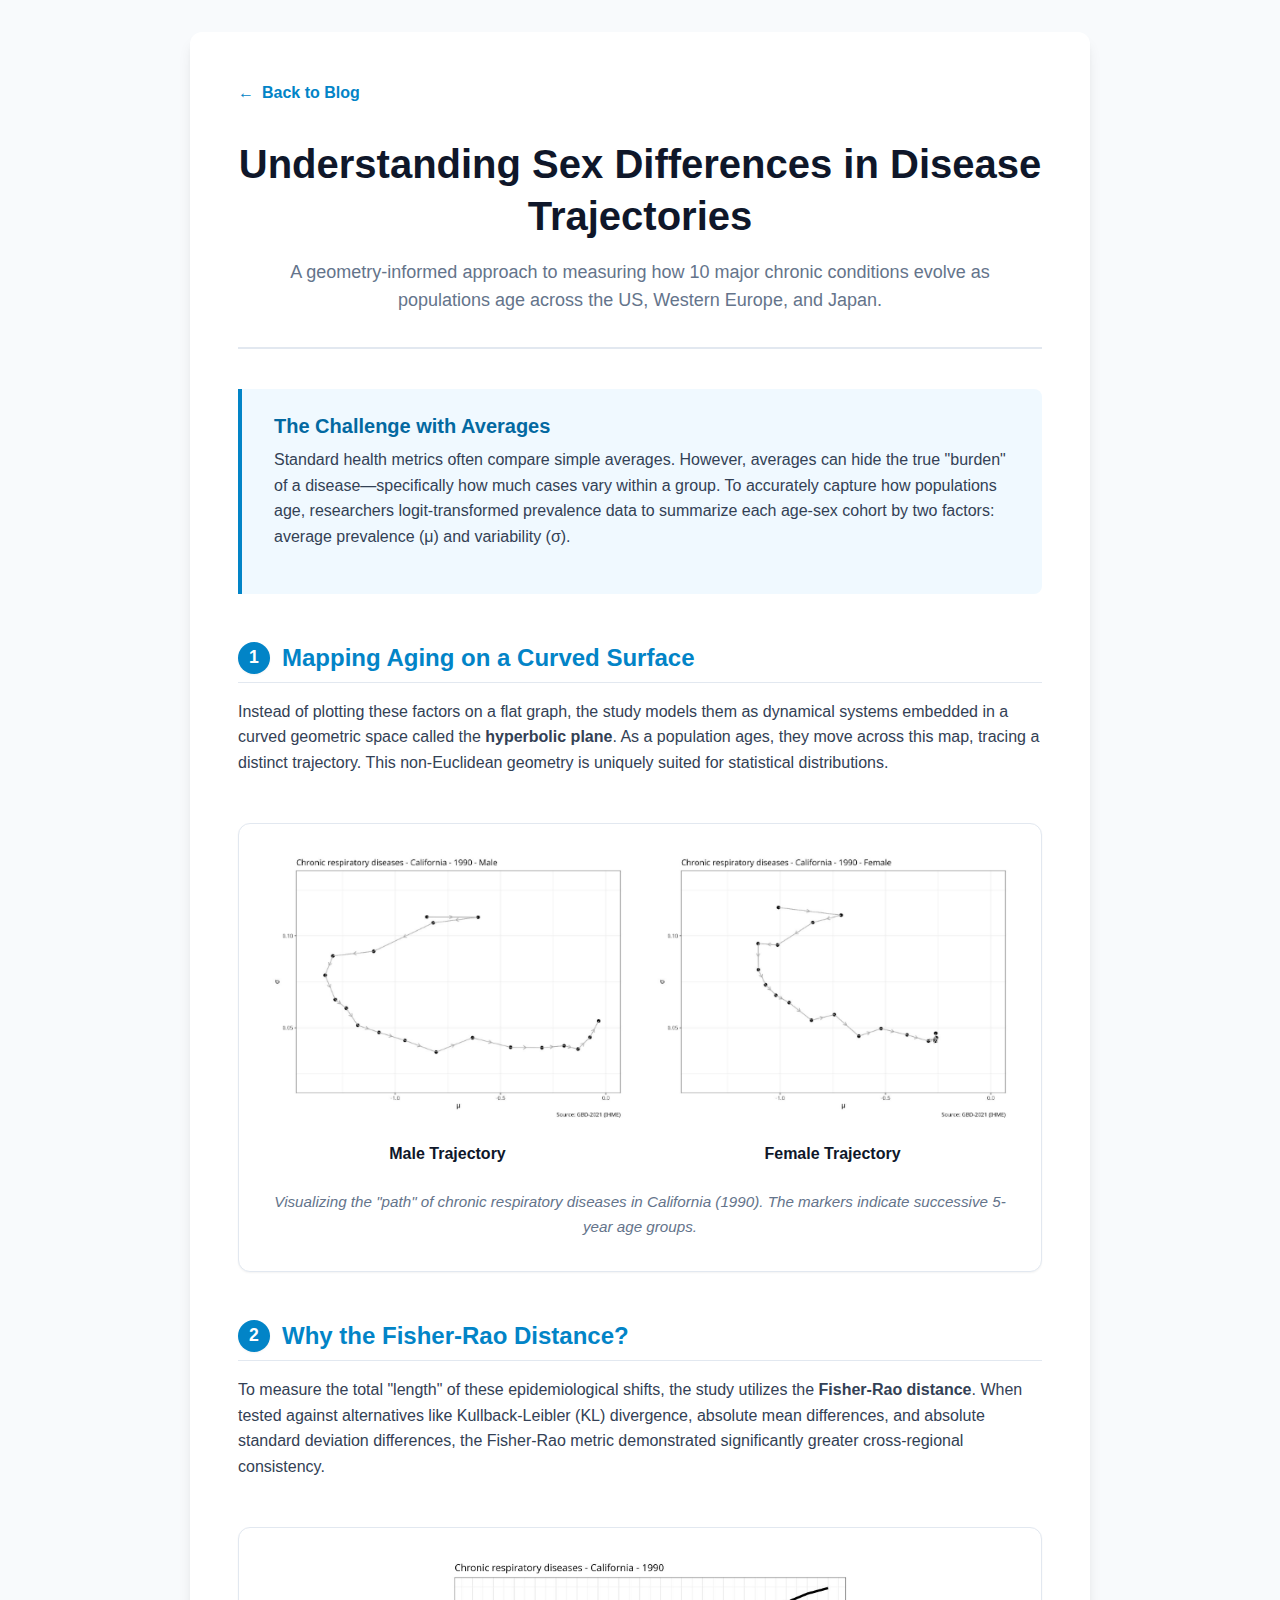
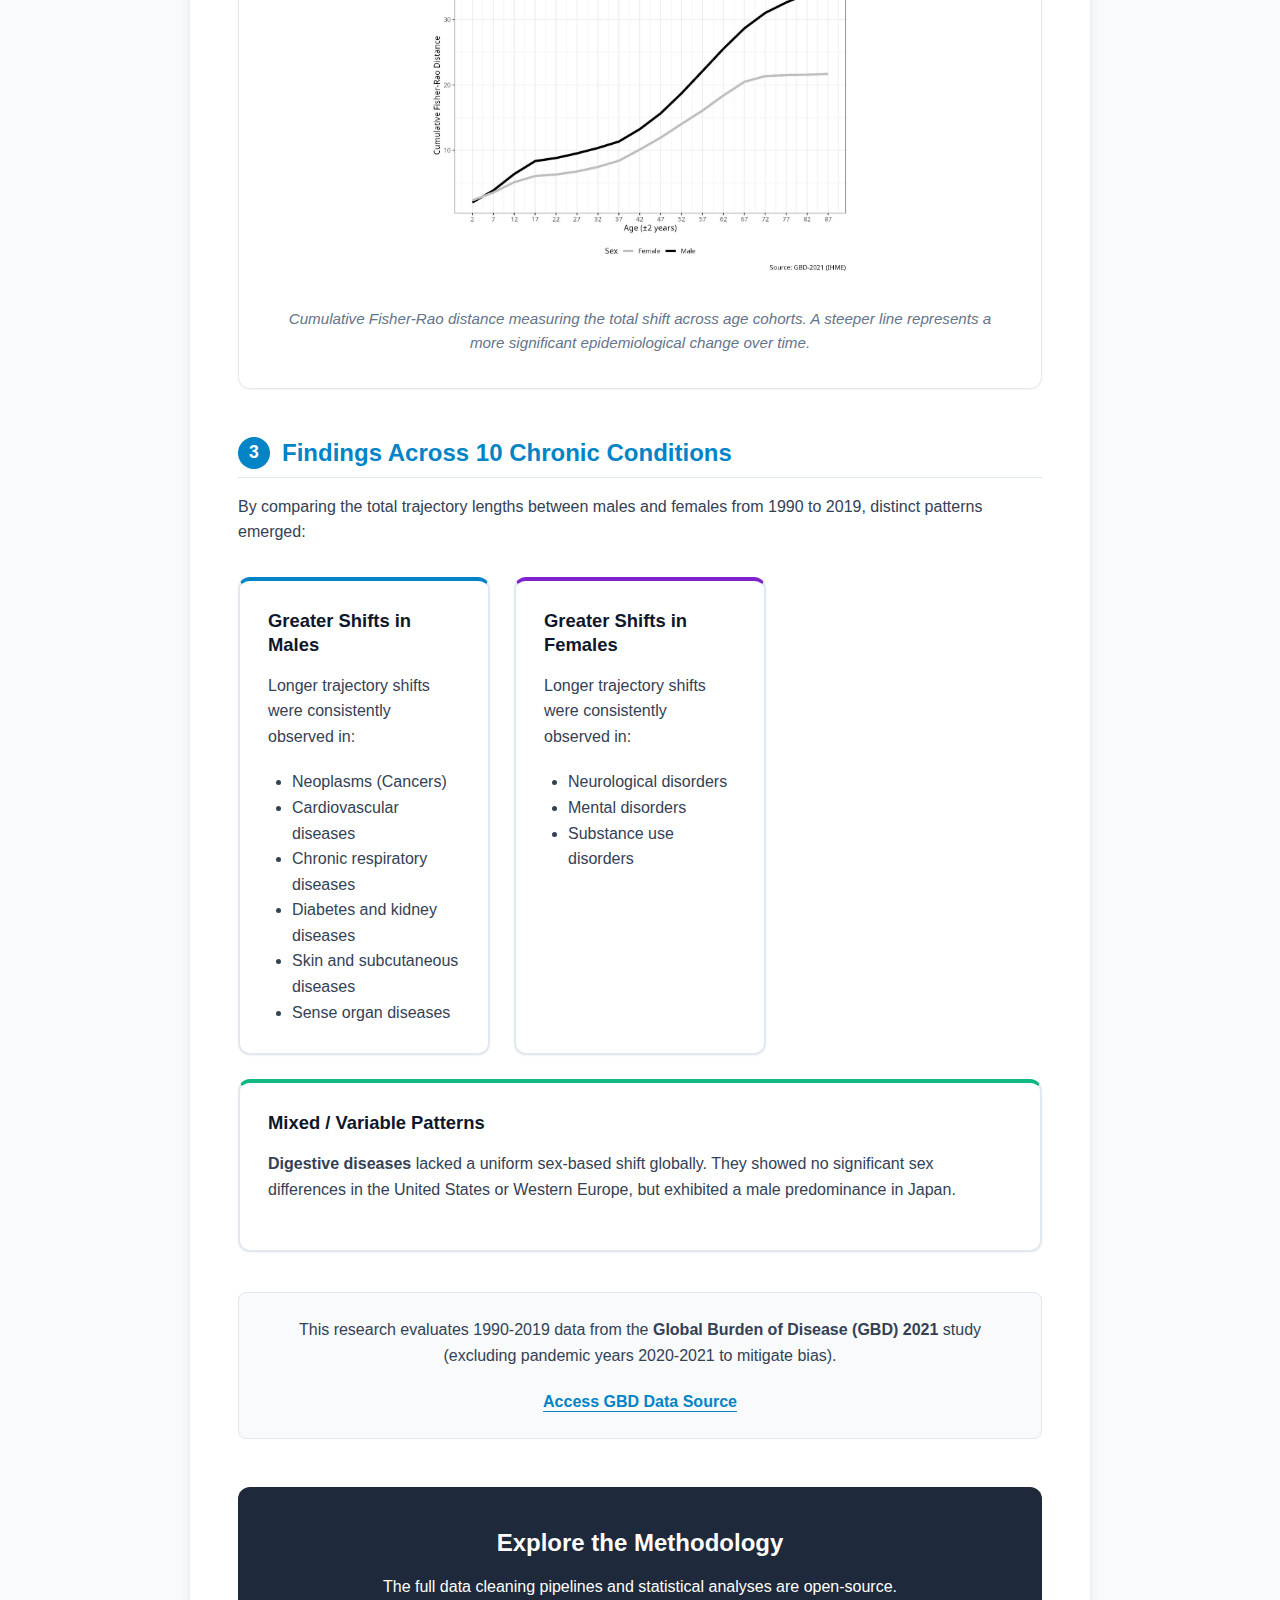
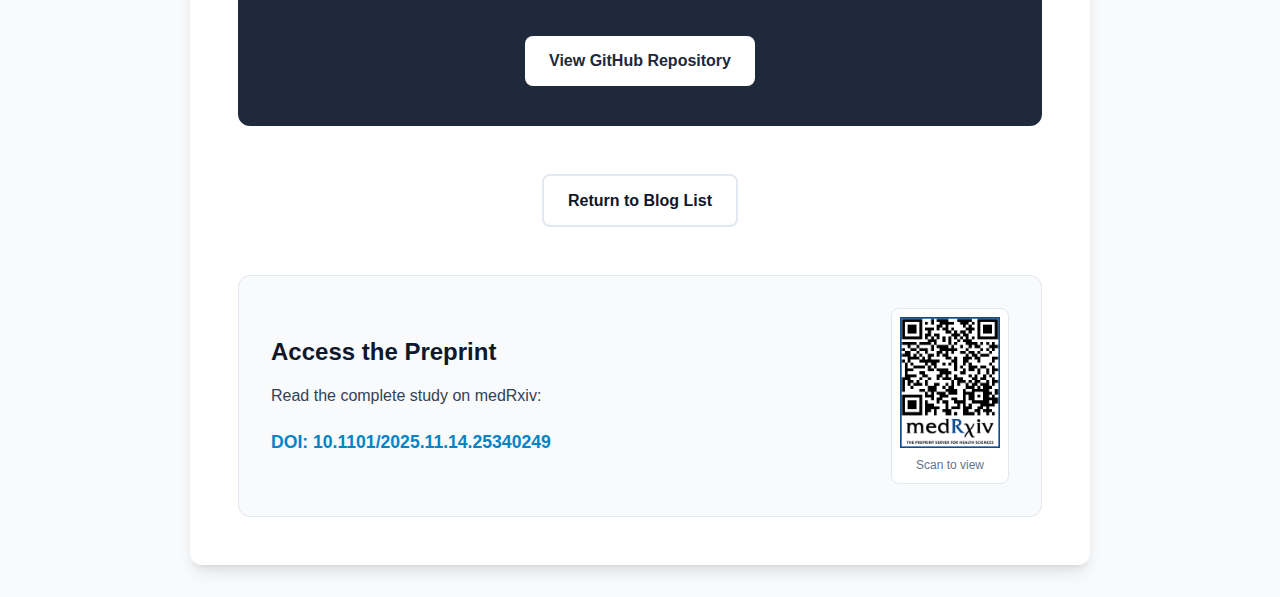
<file: fisher-rao-disease-prevalence/fisher-rao-disease-prevalence.html>
<!DOCTYPE html>
<html lang="en">
<head>
    <meta charset="UTF-8">
    <meta name="viewport" content="width=device-width, initial-scale=1.0">
    <meta name="description" content="A pedagogical summary of using Fisher-Rao distance to understand sex differences in disease trajectories.">
    <title>Understanding Disease Trajectories | Fisher-Rao Distance</title>
    <style>
        :root {
            --clr-primary: #0284c7;
            --clr-primary-hover: #0369a1;
            --clr-secondary: #7e22ce;
            --clr-tertiary: #10b981; /* Added for mixed results */
            --clr-bg-page: #f8fafc;
            --clr-bg-card: #ffffff;
            --clr-text-main: #334155;
            --clr-text-heading: #0f172a;
            --clr-text-muted: #64748b;
            --clr-border: #e2e8f0;
            --clr-highlight-bg: #f0f9ff;
            --clr-dark-bg: #1e293b;
            
            --shadow-sm: 0 1px 2px 0 rgb(0 0 0 / 0.05);
            --shadow-md: 0 4px 6px -1px rgb(0 0 0 / 0.1), 0 2px 4px -2px rgb(0 0 0 / 0.1);
            --shadow-lg: 0 10px 15px -3px rgb(0 0 0 / 0.1), 0 4px 6px -4px rgb(0 0 0 / 0.1);
            
            --radius-md: 8px;
            --radius-lg: 12px;
        }

        *, *::before, *::after {
            box-sizing: border-box;
            margin: 0;
            padding: 0;
        }

        body {
            font-family: -apple-system, BlinkMacSystemFont, "Segoe UI", Roboto, Helvetica, Arial, sans-serif;
            line-height: 1.6;
            color: var(--clr-text-main);
            background-color: var(--clr-bg-page);
            padding: 2rem 1rem;
            -webkit-font-smoothing: antialiased;
        }

        h1, h2, h3, h4 { color: var(--clr-text-heading); line-height: 1.3; margin-bottom: 1rem; }
        p, ul { margin-bottom: 1.25rem; }
        a { color: var(--clr-primary); text-decoration: none; transition: color 0.2s ease; }
        a:hover { color: var(--clr-primary-hover); }
        
        a:focus-visible, button:focus-visible {
            outline: 3px solid var(--clr-primary);
            outline-offset: 2px;
            border-radius: 4px;
        }

        .page-wrapper { max-width: 900px; margin: 0 auto; }
        .article-container { background: var(--clr-bg-card); padding: 3rem; border-radius: var(--radius-lg); box-shadow: var(--shadow-lg); }

        .top-nav { margin-bottom: 2rem; }
        .back-link { font-weight: 600; display: inline-flex; align-items: center; gap: 0.5rem; transition: transform 0.2s ease; }
        .back-link:hover { transform: translateX(-4px); }

        .article-header { border-bottom: 2px solid var(--clr-border); margin-bottom: 2.5rem; padding-bottom: 2rem; text-align: center; }
        .article-header h1 { font-size: clamp(2rem, 5vw, 2.5rem); margin-bottom: 1rem; }
        .article-header p { font-size: 1.125rem; color: var(--clr-text-muted); max-width: 700px; margin: 0 auto; }

        .step-heading { color: var(--clr-primary); margin-top: 3rem; padding-bottom: 0.5rem; border-bottom: 1px solid var(--clr-border); display: flex; align-items: center; gap: 0.75rem; }
        .step-number { background: var(--clr-primary); color: white; border-radius: 50%; width: 32px; height: 32px; display: inline-flex; justify-content: center; align-items: center; font-size: 1.1rem; flex-shrink: 0; box-shadow: var(--shadow-sm); }

        .key-concept { background: var(--clr-highlight-bg); border-left: 4px solid var(--clr-primary); padding: 1.5rem 2rem; margin: 2rem 0; border-radius: 0 var(--radius-md) var(--radius-md) 0; }
        .key-concept h2 { font-size: 1.25rem; margin-bottom: 0.5rem; color: var(--clr-primary-hover); }

        .data-source-box { background: var(--clr-bg-page); border: 1px solid var(--clr-border); padding: 1.5rem; border-radius: var(--radius-md); margin: 2.5rem 0; text-align: center; }
        .data-source-link { font-weight: 600; text-decoration: underline; text-underline-offset: 4px; }

        .figure-container { margin: 3rem 0; padding: 2rem; background: var(--clr-bg-card); border: 1px solid var(--clr-border); border-radius: var(--radius-lg); box-shadow: var(--shadow-sm); text-align: center; }
        .figure-container img { max-width: 100%; height: auto; border-radius: 4px; }
        .figure-row { display: grid; grid-template-columns: repeat(auto-fit, minmax(280px, 1fr)); gap: 2rem; margin-bottom: 1.5rem; }
        .sub-figure strong { display: block; margin-top: 0.75rem; color: var(--clr-text-heading); }
        .figure-caption { font-size: 0.95rem; color: var(--clr-text-muted); margin-top: 1.5rem; font-style: italic; }

        /* Updated Results Grid for 3 categories */
        .results-grid { display: grid; grid-template-columns: repeat(auto-fit, minmax(250px, 1fr)); gap: 1.5rem; margin: 2rem 0; }
        .result-card { background: var(--clr-bg-card); border: 2px solid var(--clr-border); padding: 1.75rem; border-radius: var(--radius-lg); box-shadow: var(--shadow-sm); }
        .male-card { border-top-color: var(--clr-primary); border-top-width: 4px; }
        .female-card { border-top-color: var(--clr-secondary); border-top-width: 4px; }
        .mixed-card { border-top-color: var(--clr-tertiary); border-top-width: 4px; grid-column: 1 / -1; } /* Spans full width at bottom */

        .result-card h3 { font-size: 1.15rem; margin-bottom: 1rem; }
        .result-card ul { padding-left: 1.5rem; margin-bottom: 0; }

        .github-section { background: var(--clr-dark-bg); color: white; padding: 2.5rem 2rem; border-radius: var(--radius-lg); margin: 3rem 0; text-align: center; }
        .github-section h2 { color: white; }
        .btn { display: inline-block; padding: 0.75rem 1.5rem; border-radius: var(--radius-md); font-weight: 600; text-align: center; transition: all 0.2s ease; }
        .btn-github { background: white; color: var(--clr-dark-bg); margin-top: 1rem; }
        .btn-github:hover { background: var(--clr-bg-page); transform: translateY(-2px); }
        .btn-outline { background: transparent; color: var(--clr-text-heading); border: 2px solid var(--clr-border); }
        .btn-outline:hover { background: var(--clr-bg-page); border-color: var(--clr-text-muted); }

        .footer-access { display: flex; align-items: center; justify-content: space-between; background: var(--clr-bg-page); border: 1px solid var(--clr-border); padding: 2rem; border-radius: var(--radius-lg); margin-top: 3rem; flex-wrap: wrap; gap: 2rem; }
        .preprint-link { font-weight: 700; font-size: 1.1rem; }
        .qr-wrapper { text-align: center; background: white; padding: 0.5rem; border-radius: var(--radius-md); border: 1px solid var(--clr-border); }
        .qr-code { max-width: 100px; display: block; }
        .qr-caption { font-size: 0.75rem; color: var(--clr-text-muted); margin-top: 0.5rem; margin-bottom: 0; }
        .bottom-nav { text-align: center; margin: 3rem 0 1rem; }

        @media (max-width: 768px) {
            .article-container { padding: 1.5rem; }
            .footer-access { flex-direction: column; text-align: center; justify-content: center; }
            .mixed-card { grid-column: auto; }
        }
    </style>
</head>
<body>

    <main class="page-wrapper">
        <article class="article-container">
            
            <nav class="top-nav" aria-label="Breadcrumb">
                <a href="../blog.html" class="back-link">
                    <span aria-hidden="true">&larr;</span> Back to Blog
                </a>
            </nav>

            <header class="article-header">
                <h1>Understanding Sex Differences in Disease Trajectories</h1>
                <p>A geometry-informed approach to measuring how 10 major chronic conditions evolve as populations age across the US, Western Europe, and Japan.</p>
            </header>

            <section class="content">
                
                <aside class="key-concept">
                    <h2>The Challenge with Averages</h2>
                    <p>Standard health metrics often compare simple averages. However, averages can hide the true "burden" of a disease—specifically how much cases vary within a group. To accurately capture how populations age, researchers logit-transformed prevalence data to summarize each age-sex cohort by two factors: average prevalence (&mu;) and variability (&sigma;).</p>
                </aside>

                <h2 class="step-heading"><span class="step-number">1</span> Mapping Aging on a Curved Surface</h2>
                <p>Instead of plotting these factors on a flat graph, the study models them as dynamical systems embedded in a curved geometric space called the <strong>hyperbolic plane</strong>. As a population ages, they move across this map, tracing a distinct trajectory. This non-Euclidean geometry is uniquely suited for statistical distributions.</p>

                <figure class="figure-container">
                    <div class="figure-row">
                        <figure class="sub-figure">
                            <img src="figC.png" alt="Graph showing the trajectory of chronic respiratory diseases in the male population over time">
                            <figcaption><strong>Male Trajectory</strong></figcaption>
                        </figure>
                        <figure class="sub-figure">
                            <img src="figB.png" alt="Graph showing the trajectory of chronic respiratory diseases in the female population over time">
                            <figcaption><strong>Female Trajectory</strong></figcaption>
                        </figure>
                    </div>
                    <figcaption class="figure-caption">Visualizing the "path" of chronic respiratory diseases in California (1990). The markers indicate successive 5-year age groups.</figcaption>
                </figure>

                <h2 class="step-heading"><span class="step-number">2</span> Why the Fisher-Rao Distance?</h2>
                <p>To measure the total "length" of these epidemiological shifts, the study utilizes the <strong>Fisher-Rao distance</strong>. When tested against alternatives like Kullback-Leibler (KL) divergence, absolute mean differences, and absolute standard deviation differences, the Fisher-Rao metric demonstrated significantly greater cross-regional consistency.</p>

                <figure class="figure-container">
                    <img src="figA.png" alt="Line graph displaying cumulative Fisher-Rao distance across different age cohorts">
                    <figcaption class="figure-caption">Cumulative Fisher-Rao distance measuring the total shift across age cohorts. A steeper line represents a more significant epidemiological change over time.</figcaption>
                </figure>

                <h2 class="step-heading"><span class="step-number">3</span> Findings Across 10 Chronic Conditions</h2>
                <p>By comparing the total trajectory lengths between males and females from 1990 to 2019, distinct patterns emerged:</p>

                <div class="results-grid">
                    <div class="result-card male-card">
                        <h3>Greater Shifts in Males</h3>
                        <p>Longer trajectory shifts were consistently observed in:</p>
                        <ul>
                            <li>Neoplasms (Cancers)</li>
                            <li>Cardiovascular diseases</li>
                            <li>Chronic respiratory diseases</li>
                            <li>Diabetes and kidney diseases</li>
                            <li>Skin and subcutaneous diseases</li>
                            <li>Sense organ diseases</li>
                        </ul>
                    </div>
                    
                    <div class="result-card female-card">
                        <h3>Greater Shifts in Females</h3>
                        <p>Longer trajectory shifts were consistently observed in:</p>
                        <ul>
                            <li>Neurological disorders</li>
                            <li>Mental disorders</li>
                            <li>Substance use disorders</li>
                        </ul>
                    </div>

                    <div class="result-card mixed-card">
                        <h3>Mixed / Variable Patterns</h3>
                        <p><strong>Digestive diseases</strong> lacked a uniform sex-based shift globally. They showed no significant sex differences in the United States or Western Europe, but exhibited a male predominance in Japan.</p>
                    </div>
                </div>

                <aside class="data-source-box">
                    <p>This research evaluates 1990-2019 data from the <strong>Global Burden of Disease (GBD) 2021</strong> study (excluding pandemic years 2020-2021 to mitigate bias).</p>
                    <a href="https://vizhub.healthdata.org/gbd-results/" target="_blank" rel="noopener noreferrer" class="data-source-link">Access GBD Data Source</a>
                </aside>

                <section class="github-section">
                    <h2>Explore the Methodology</h2>
                    <p>The full data cleaning pipelines and statistical analyses are open-source.</p>
                    <a href="https://github.com/josephcmac/fisher-rao-disease-prevalence" class="btn btn-github" target="_blank" rel="noopener noreferrer">View GitHub Repository</a>
                </section>

                <nav class="bottom-nav" aria-label="Bottom Navigation">
                    <a href="../blog.html" class="btn btn-outline">Return to Blog List</a>
                </nav>

                <footer class="footer-access">
                    <div>
                        <h2>Access the Preprint</h2>
                        <p>Read the complete study on medRxiv:</p>
                        <a href="https://doi.org/10.1101/2025.11.14.25340249" class="preprint-link" target="_blank" rel="noopener noreferrer">DOI: 10.1101/2025.11.14.25340249</a>
                    </div>
                    <div class="qr-wrapper">
                        <img src="qr_img_10.1101_2025.11.14.25340249v1.png" alt="QR Code linking to the medRxiv preprint" class="qr-code">
                        <p class="qr-caption">Scan to view</p>
                    </div>
                </footer>

            </section>
        </article>
    </main>

</body>
</html>
</file>
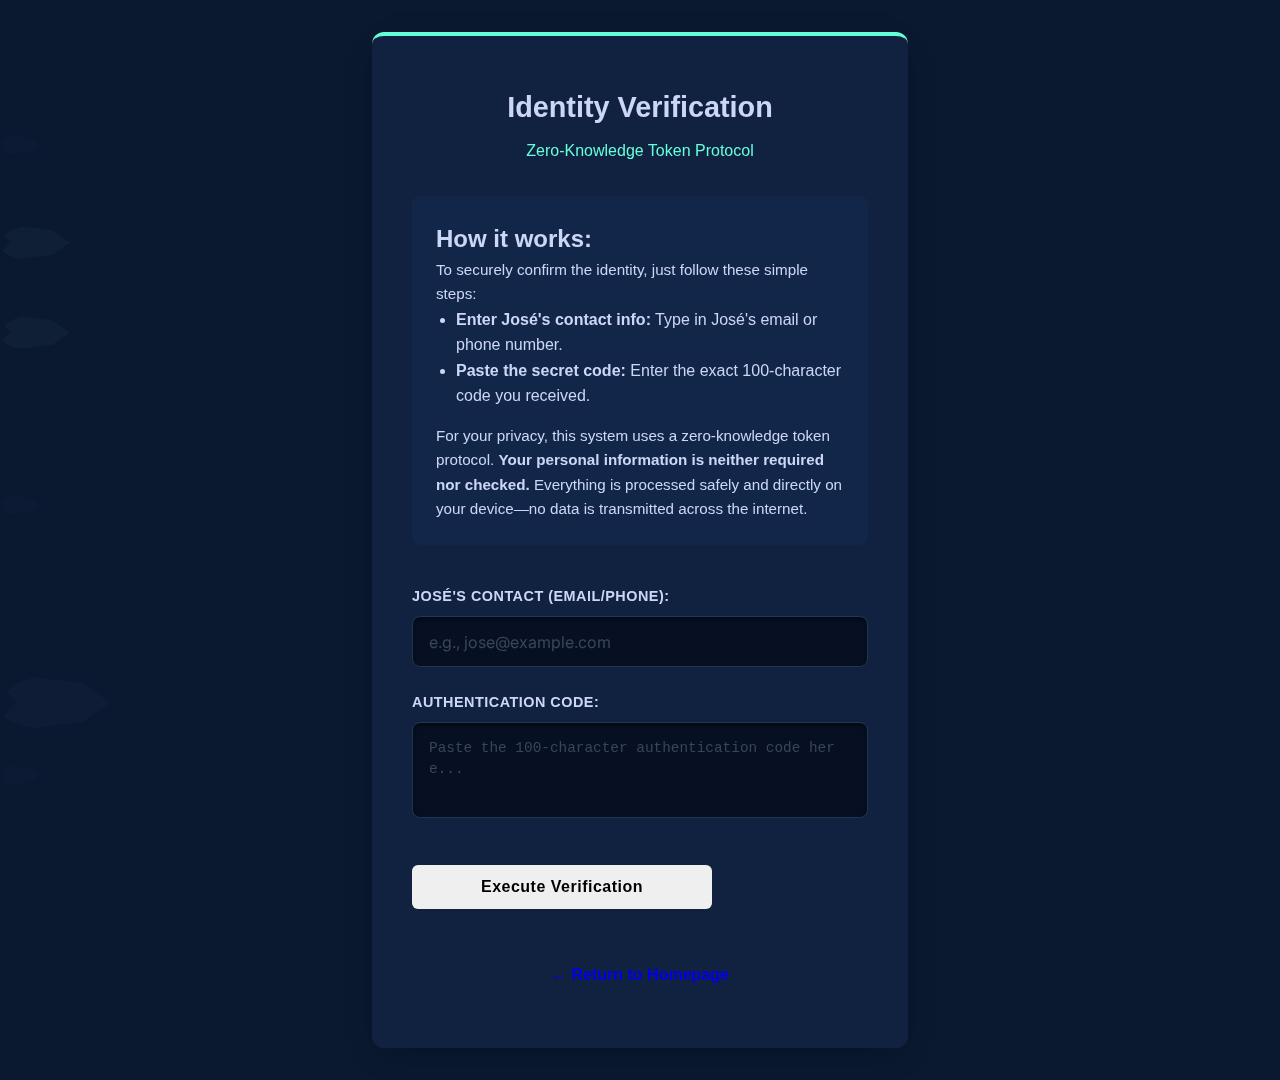
<file: identity-verification/verify.html>
<!DOCTYPE html>
<html lang="en">
<head>
    <meta charset="UTF-8">
    <meta name="viewport" content="width=device-width, initial-scale=1.0">
    <meta name="description" content="Secure Cryptographic Identity Verification for José Manuel Rodriguez Caballero.">
    <title>Secure Identity Verification | José Manuel Rodriguez Caballero</title>
    
    <link rel="preconnect" href="https://fonts.googleapis.com">
    <link rel="preconnect" href="https://fonts.gstatic.com" crossorigin>
    <link href="https://fonts.googleapis.com/css2?family=Inter:wght@300;400;600;700&display=swap" rel="stylesheet">
    
    <link rel="stylesheet" href="../style.css"> 
    <link rel="stylesheet" href="verify.css">
    <style>
        /* Basic utility classes for message styling if not already in verify.css */
        .success-message { color: #059669; background-color: #d1fae5; padding: 10px; border-radius: 4px; margin-top: 15px; border: 1px solid #34d399; }
        .error-message { color: #dc2626; background-color: #fee2e2; padding: 10px; border-radius: 4px; margin-top: 15px; border: 1px solid #f87171; }
        .hidden { display: none; }
    </style>
</head>
<body>
    
    <div class="ocean-background" aria-hidden="true">
        <div class="fish small fast"></div>
        <div class="fish medium slow delay-1"></div>
        <div class="fish small medium-speed delay-2 reverse"></div>
        <div class="fish large slow delay-3"></div>
        <div class="fish medium fast delay-4 reverse"></div>
        <div class="fish small slow delay-5"></div>
    </div>

    <main class="ocean-container">
        <article class="profile-card verification-card">
            
            <header class="profile-header">
                <h1>Identity Verification</h1>
                <p class="credentials">Zero-Knowledge Token Protocol</p>
            </header>

           <section class="explanation-box">
                <h2 class="section-title" style="margin-top: 0;">How it works:</h2>
                <p class="verification-text">
                    To securely confirm the identity, just follow these simple steps:
                </p>
                <ul class="verification-text" style="padding-left: 20px; margin-bottom: 15px;">
                    <li><strong>Enter José's contact info:</strong> Type in José's email or phone number.</li>
                    <li><strong>Paste the secret code:</strong> Enter the exact 100-character code you received.</li>
                </ul>
                <p class="verification-text">
                    For your privacy, this system uses a zero-knowledge token protocol. <strong>Your personal information is neither required nor checked.</strong> Everything is processed safely and directly on your device—no data is transmitted across the internet.
                </p>
            </section>
             
            <form id="verification-form" class="secure-form">
                <div class="form-group">
                    <label for="host-contact">José's Contact (Email/Phone):</label>
                    <input type="text" id="host-contact" required placeholder="e.g., jose@example.com">
                </div>

                <div class="form-group">
                    <label for="secret-code">Authentication Code:</label>
                    <textarea id="secret-code" required 
                              minlength="100" maxlength="100" rows="3"
                              placeholder="Paste the 100-character authentication code here..."></textarea>
                </div>

                <button type="submit" id="verify-btn" class="btn btn-primary full-width">Execute Verification</button>
            </form>

            <div id="result-message" class="hidden" aria-live="polite"></div>

            <footer style="margin-top: 2.5rem;">
                <a href="../index.html" class="btn btn-outline full-width">← Return to Homepage</a>
            </footer>

        </article>
    </main>

    <script src="hashes.js"></script>
    <script src="verify.js"></script>
</body>
</html>
</file>
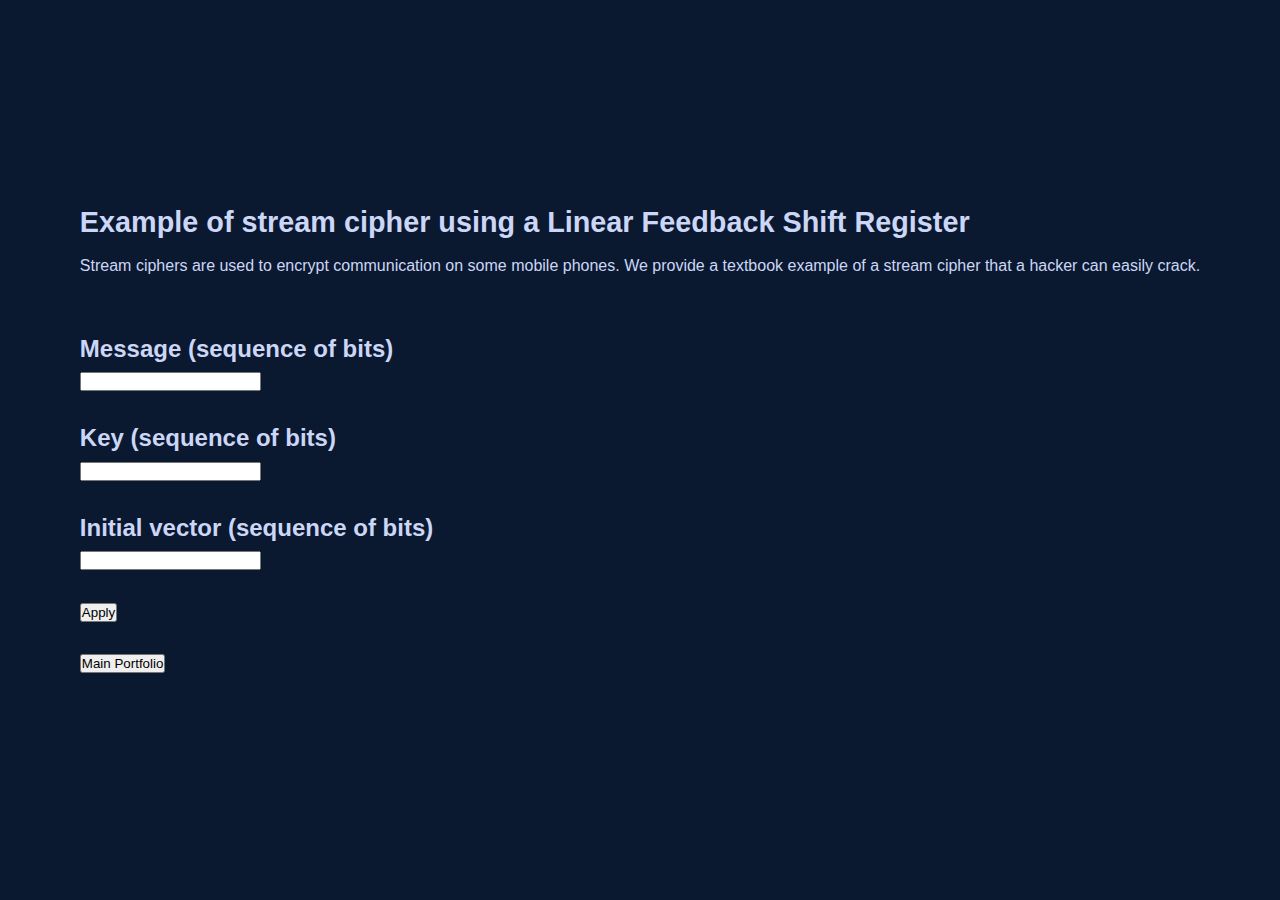
<file: LFSR/LFSR.html>
<!DOCTYPE html>
<html lang="en">
<head>
    <meta charset="UTF-8">
    <meta http-equiv="X-UA-Compatible" content="IE=edge">
    <meta name="viewport" content="width=device-width, initial-scale=1.0">
    <link rel="stylesheet" href="../style.css">

    <title>LFSR</title>
</head>
<body>
    <script src="LFSR.js"> 
    </script>

    
<div class="contenedor">
    <header>
    <div class="logo">
    <h1>Example of stream cipher using a Linear Feedback Shift Register</h1>
    <p> 
        Stream ciphers are used to encrypt communication on some mobile phones. We provide a textbook example of a stream cipher that a hacker can easily crack.
    </p>
    <BR></BR>

    <h2>Message (sequence of bits)</h2>
    <input type='string' id='messageid'>
    <BR></BR>

    <h2>Key (sequence of bits)</h2>
    <input type='string' id='keyid'>
    <BR></BR>

    <h2>Initial vector (sequence of bits)</h2>
    <input type='string' id='ivid'>
    <BR></BR>

    <button  type="button" onclick="main()" class="blocksmall">Apply</button>
    <BR></BR>
    <h2 id='outputid'></h2>

    </div>
    </header>
    <button type="button" onclick="window.location.href='../Portfolio.html'" class="block" >Main Portfolio</button>
    <BR></BR>

</div>
</body>
</html>
</file>
<file: styles.css>
/* General Styling */
body {
  font-family: 'Arial', sans-serif;
  line-height: 1.6;
  margin: 0;
  padding: 0;
}

/* Header Section */
header {
  text-align: center;
  padding: 2rem 1rem;
  background: linear-gradient(135deg, #f39c12, #e67e22);
  color: #fff;
  position: sticky;
  top: 0;
  z-index: 1000;
  box-shadow: 0 4px 6px rgba(0, 0, 0, 0.1);
}

header h1 {
  font-size: 2.5rem;
}

header h2 {
  font-size: 1.5rem;
  font-weight: lighter;
}

.hero-img img {
  border-radius: 50%;
  width: 150px;
  border: 3px solid #fff;
}

/* Section Styling */
section {
  padding: 3rem 1rem;
}

.divider {
  height: 2px;
  background: #ddd;
  margin: 2rem 0;
}

.text-center {
  text-align: center;
}

/* Portfolio Section */
.portfolio-card {
  border: 1px solid #ddd;
  border-radius: 10px;
  padding: 1rem;
  box-shadow: 0 2px 6px rgba(0, 0, 0, 0.1);
  transition: transform 0.3s;
}

.portfolio-card:hover {
  transform: scale(1.05);
}

/* Footer Styling */
footer {
  background: #333;
  color: #fff;
  padding: 1.5rem 1rem;
  text-align: center;
}

footer a {
  color: #f39c12;
  text-decoration: none;
}

footer a:hover {
  text-decoration: underline;
}

/* Scroll to Top Button */
.scroll-top {
  position: fixed;
  bottom: 2rem;
  right: 2rem;
  background: #f39c12;
  color: #fff;
  border: none;
  border-radius: 50%;
  padding: 0.5rem 0.75rem;
  box-shadow: 0 4px 6px rgba(0, 0, 0, 0.1);
  cursor: pointer;
  display: none;
}

.scroll-top:hover {
  background: #e67e22;
}
</file>
<file: style.css>
/* --- Color Palette & Variables --- */
:root {
    --deep-navy: #0A192F;
    --ocean-blue: #112240;
    --sea-teal: #64FFDA;
    --wave-blue: #233554;
    --text-main: #CCD6F6;
    --text-muted: #8892B0;
    
    /* Slightly lighter navy for background fish silhouettes */
    --fish-color: rgba(35, 53, 84, 0.4); 
}

/* --- Base Reset & Typography --- */
* {
    box-sizing: border-box;
    margin: 0;
    padding: 0;
}

body {
    font-family: -apple-system, BlinkMacSystemFont, "Segoe UI", Roboto, Helvetica, Arial, sans-serif;
    background-color: var(--deep-navy);
    color: var(--text-main);
    display: flex;
    justify-content: center;
    align-items: center;
    min-height: 100vh;
    line-height: 1.6;
    overflow: hidden; /* Prevent scrollbars from moving fish */
    position: relative;
}

/* --- Content Layering (The crucial change) --- */
.ocean-container {
    padding: 2rem;
    max-width: 600px;
    width: 100%;
    position: relative;
    z-index: 10; /* Ensures content is above the fish */
}

/* --- Background Fish Animation Setup --- */
.ocean-background {
    position: fixed;
    top: 0;
    left: 0;
    width: 100%;
    height: 100%;
    z-index: 1; /* Sits behind content */
    overflow: hidden;
}

/* Base style for all fish */
.fish {
    position: absolute;
    background-color: var(--fish-color);
    /* Creates a simple fish silhouette */
    clip-path: polygon(
        15% 0%, 75% 15%, 100% 50%, 75% 85%, 
        15% 100%, 0% 80%, 15% 50%, 0% 20%
    );
    border-radius: 50% 50% 50% 50% / 60% 60% 40% 40%;
}

/* --- Defining the Movements --- */
@keyframes swim-right {
    0% { left: -150px; }
    100% { left: calc(100% + 150px); }
}

@keyframes swim-left {
    0% { left: calc(100% + 150px); transform: scaleX(-1); } /* flip horizontally */
    100% { left: -150px; transform: scaleX(-1); }
}

/* --- Fish Variations (Sizes, Speeds, Positions) --- */

/* Size variations */
.fish.small { width: 40px; height: 20px; opacity: 0.3; }
.fish.medium { width: 70px; height: 35px; opacity: 0.5; }
.fish.large { width: 110px; height: 55px; opacity: 0.4; }

/* Speed and Direction variations */
.fish.fast { animation: swim-right 15s linear infinite; }
.fish.medium-speed { animation: swim-right 25s linear infinite; }
.fish.slow { animation: swim-right 40s linear infinite; }

/* Reversing the direction */
.fish.reverse.fast { animation: swim-left 18s linear infinite; }
.fish.reverse.medium-speed { animation: swim-left 28s linear infinite; }
.fish.reverse.slow { animation: swim-left 45s linear infinite; }

/* Delay variations (Prevents all fish starting at once) */
.fish.delay-1 { animation-delay: 2s; }
.fish.delay-2 { animation-delay: 5s; }
.fish.delay-3 { animation-delay: 8s; }
.fish.delay-4 { animation-delay: 12s; }
.fish.delay-5 { animation-delay: 15s; }

/* Assigning unique vertical positions */
.fish:nth-child(1) { top: 15%; }
.fish:nth-child(2) { top: 35%; }
.fish:nth-child(3) { top: 55%; }
.fish:nth-child(4) { top: 75%; }
.fish:nth-child(5) { top: 25%; }
.fish:nth-child(6) { top: 85%; }


/* --- Rest of Original Profile Card Styling --- */

.profile-card {
    background-color: var(--ocean-blue);
    padding: 3rem 2rem;
    border-radius: 12px;
    box-shadow: 0 10px 30px -15px rgba(2, 12, 27, 0.7);
    text-align: center;
    border-top: 4px solid var(--sea-teal);
    /* Glassmorphism effect makes the card slightly transparent for depth */
    backdrop-filter: blur(5px);
}

.profile-img {
    width: 150px;
    height: 150px;
    border-radius: 50%;
    object-fit: cover;
    border: 3px solid var(--sea-teal);
    margin-bottom: 1.5rem;
    background-color: var(--wave-blue);
}

h1 {
    font-size: 1.8rem;
    color: var(--text-main);
    margin-bottom: 0.5rem;
}

.credentials {
    font-size: 1rem;
    font-weight: 400;
    color: var(--sea-teal);
    margin-bottom: 2rem;
}

.blog-description {
    font-size: 0.9rem;
    color: var(--text-muted);
    margin-top: 1rem;
}

.links-section {
    display: flex;
    flex-direction: column;
    gap: 1rem;
    align-items: center;
}

.btn {
    display: inline-block;
    padding: 0.8rem 1.5rem;
    width: 80%;
    max-width: 300px;
    border-radius: 6px;
    text-decoration: none;
    font-weight: bold;
    transition: all 0.3s ease;
}

.btn-navy {
    background-color: transparent;
    color: var(--sea-teal);
    border: 1px solid var(--sea-teal);
}

.btn-navy:hover {
    background-color: rgba(100, 255, 218, 0.1);
}

.btn-sea {
    background-color: var(--wave-blue);
    color: var(--text-main);
    border: 1px solid transparent;
}

.btn-sea:hover {
    background-color: #2a4168;
    color: #ffffff;
}

/* --- Blog Specific Styles --- */

.blog-card {
    text-align: left; /* Overrides the center alignment from the main profile card for better reading */
}

.blog-header {
    text-align: center;
    margin-bottom: 2rem;
    padding-bottom: 1.5rem;
    border-bottom: 1px solid var(--wave-blue);
}

.blog-list {
    display: flex;
    flex-direction: column;
    gap: 1.2rem;
    margin-bottom: 2.5rem;
}

.blog-post-link {
    display: block;
    padding: 1.2rem 1.5rem;
    background-color: var(--wave-blue);
    border-radius: 8px;
    text-decoration: none;
    border-left: 4px solid transparent;
    transition: all 0.3s ease;
}

.blog-post-link:hover {
    border-left: 4px solid var(--sea-teal);
    background-color: rgba(35, 53, 84, 0.8); /* Slightly lighter wave-blue */
    transform: translateX(5px);
}

.blog-post-link h3 {
    color: var(--text-main);
    font-size: 1.15rem;
    margin-bottom: 0.4rem;
}

.blog-post-link p {
    color: var(--text-muted);
    font-size: 0.95rem;
    line-height: 1.4;
}

.back-btn {
    margin-top: 1rem;
}
</file>
<file: academic.css>
/* --- Academic/Wiki Theme (nLab Inspired) --- */
:root {
    --bg-page: #fdfdfd;
    --bg-content: #ffffff;
    --text-main: #1a1a1a;
    --text-muted: #555555;
    --link-color: #0056b3;
    --border-color: #e1e4e8;
    --accent-light: #f6f8fa;
}

body.academic-theme {
    background-color: var(--bg-page);
    color: var(--text-main);
    font-family: "Charter", "Bitstream Charter", "Sitka Text", Cambria, serif; /* Improved for long reading */
    line-height: 1.8;
    margin: 0;
}

.article-container {
    max-width: 820px;
    margin: 0 auto;
    padding: 2rem 1.5rem;
}

.top-nav {
    border-bottom: 1px solid var(--border-color);
    padding: 1rem 0;
    margin-bottom: 3rem;
    font-family: system-ui, -apple-system, sans-serif;
    font-size: 0.9rem;
}

h1, h2, h3 {
    font-family: system-ui, -apple-system, sans-serif;
    color: #000;
}

h1 { font-size: 2.5rem; margin-bottom: 0.5rem; }

.page-meta {
    color: var(--text-muted);
    font-size: 0.95rem;
    margin-bottom: 2rem;
}

.toc-box {
    background-color: var(--accent-light);
    border: 1px solid var(--border-color);
    padding: 1.5rem;
    border-radius: 6px;
    margin: 2rem 0;
}

.toc-box h3 { margin-top: 0; font-size: 1rem; text-transform: uppercase; }

.toc-box ul { list-style: decimal inside; padding: 0; }

.toc-box li { margin-bottom: 0.5rem; }

section { margin-bottom: 4rem; }

h2 {
    border-bottom: 1px solid var(--border-color);
    padding-bottom: 0.5rem;
    margin-top: 3rem;
}

.reference-block {
    font-size: 0.95rem;
    padding: 1rem;
    background: var(--accent-light);
    border-left: 4px solid var(--border-color);
}
</file>
<file: identity-verification/verify.css>
/* --- Overrides for Verification Card --- */
.verification-card {
    padding: 3rem 2.5rem;
}

/* --- Explanation Box (Info Variant) --- */
.explanation-box {
    background-color: rgba(20, 52, 100, 0.25); /* Transparent wave blue */
    border-left: 4px solid var(--sea-cyan);
    padding: 1.5rem;
    border-radius: 8px;
    margin-bottom: 2.5rem;
    text-align: left;
}

.explanation-box p {
    color: var(--text-main);
    font-size: 0.95rem;
    margin: 0;
}

/* --- Deep Sea Form Styling --- */
.secure-form {
    text-align: left;
}

.form-group {
    margin-bottom: 1.5rem;
}

label {
    display: block;
    font-weight: 600;
    margin-bottom: 0.5rem;
    color: var(--sea-cyan);
    font-size: 0.9rem;
    text-transform: uppercase;
    letter-spacing: 0.5px;
}

/* --- Inputs & Cryptographic Textarea --- */
input, textarea {
    width: 100%;
    padding: 0.9rem 1rem;
    background-color: rgba(4, 13, 26, 0.8); /* Very deep navy/black */
    border: 1px solid var(--wave-blue);
    border-radius: 8px;
    color: var(--text-main);
    font-size: 1rem;
    font-family: 'Inter', sans-serif;
    transition: var(--transition);
    box-shadow: inset 0 2px 4px rgba(0,0,0,0.5);
}

textarea {
    font-family: 'Courier New', Courier, monospace; /* Ideal for Base64 */
    resize: none;
    font-size: 0.9rem;
    line-height: 1.5;
    word-break: break-all;
}

/* Glowing Focus States */
input:focus, textarea:focus {
    outline: none;
    border-color: var(--sea-cyan);
    box-shadow: 0 0 0 3px rgba(0, 229, 255, 0.15), inset 0 2px 4px rgba(0,0,0,0.5);
}

input::placeholder, textarea::placeholder {
    color: var(--text-muted);
    opacity: 0.4;
}

/* --- Submit Button Adjustments --- */
button[type="submit"] {
    margin-top: 1rem;
    font-size: 1rem;
    letter-spacing: 0.5px;
    border: none;
}

button:disabled {
    background-color: var(--wave-blue);
    color: var(--text-muted);
    cursor: not-allowed;
    transform: none !important;
    box-shadow: none !important;
}

/* --- Cryptographic Result Messages --- */
#result-message {
    margin-top: 2rem;
    padding: 1.2rem;
    border-radius: 8px;
    text-align: center;
    font-weight: 700;
    font-size: 1.05rem;
    animation: slideUpFade 0.4s ease-out;
}

@keyframes slideUpFade {
    from { opacity: 0; transform: translateY(15px); }
    to { opacity: 1; transform: translateY(0); }
}

.hidden { 
    display: none; 
}

/* Bioluminescent Success */
.verified { 
    background-color: rgba(0, 229, 255, 0.1); 
    color: var(--sea-cyan); 
    border: 1px solid var(--sea-cyan); 
    box-shadow: 0 0 15px rgba(0, 229, 255, 0.1);
}

/* Coral Warning Failure */
.not-verified { 
    background-color: var(--error-bg); 
    color: var(--error-red); 
    border: 1px solid var(--error-red); 
}
</file>
